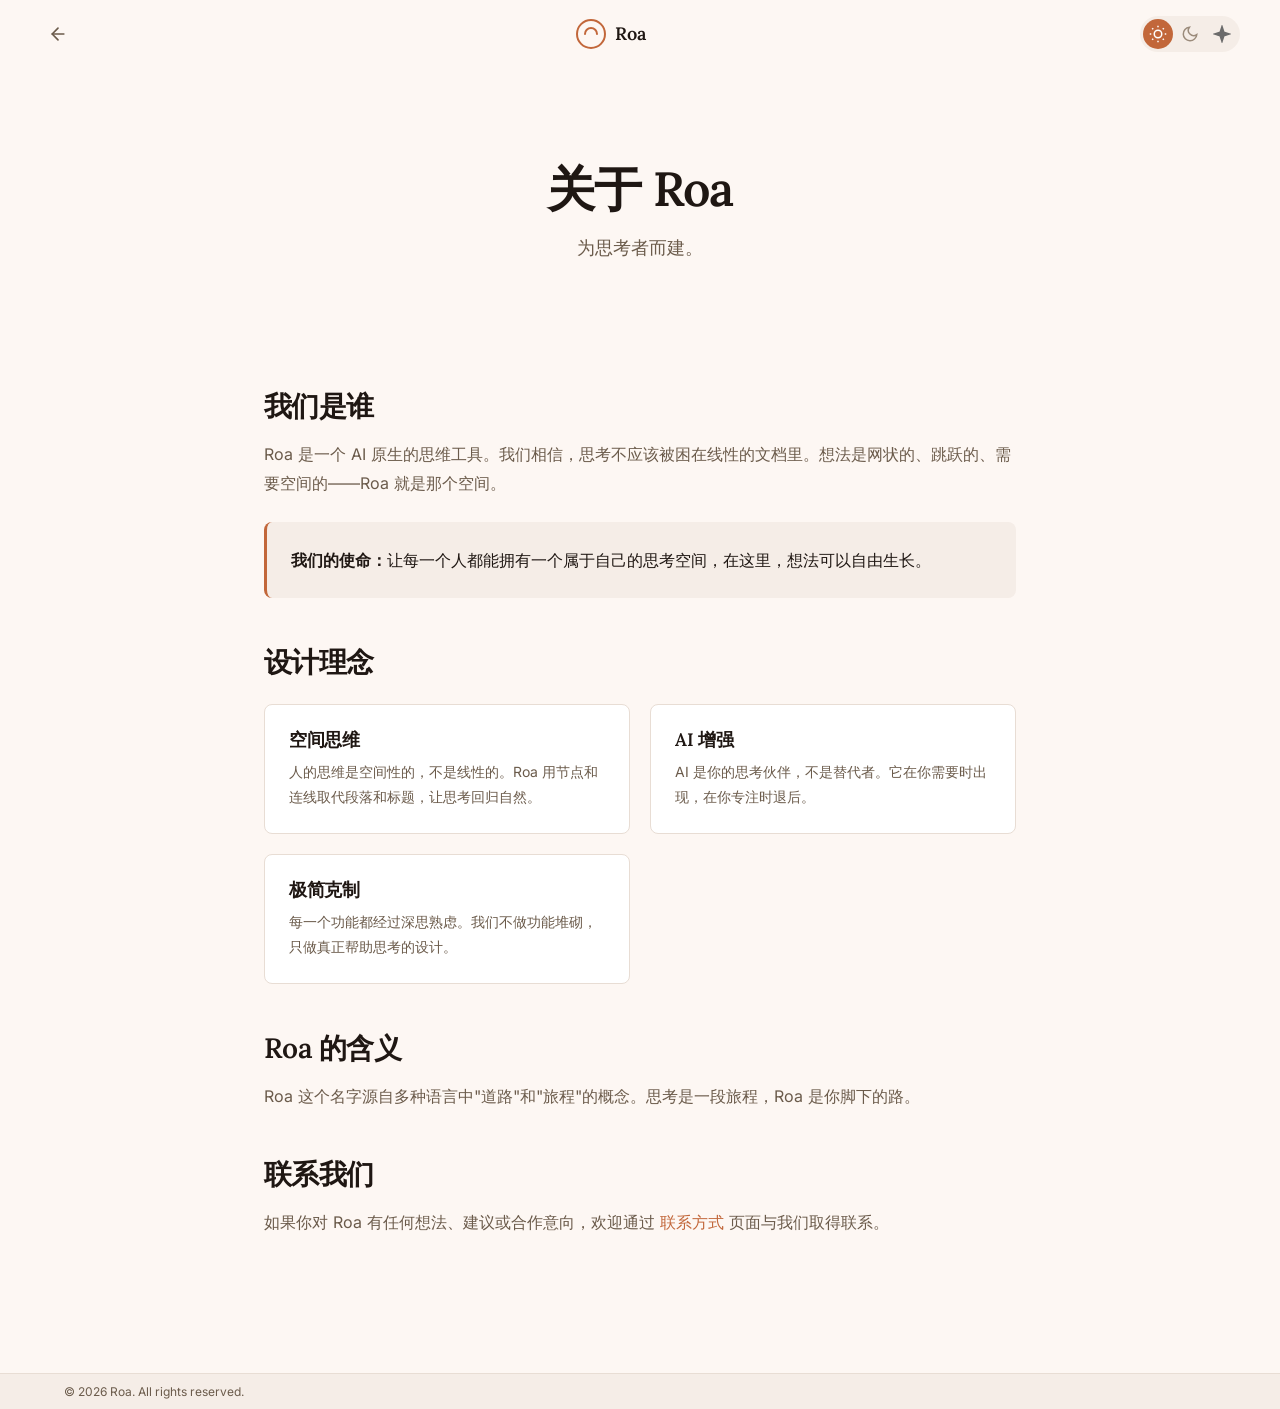
<file: about.html>
<!DOCTYPE html>
<html lang="zh" data-theme="light">
<head>
  <meta charset="UTF-8">
  <meta name="viewport" content="width=device-width, initial-scale=1.0">
  <title>关于 Roa - Roa</title>
  <link rel="icon" type="image/svg+xml" href="assets/favicon.svg">
  <link rel="stylesheet" href="assets/fonts/fonts.css">
  <link rel="stylesheet" href="style.css">
  <style>
    .page-hero { padding: 160px 0 80px; text-align: center; }
    .page-hero h1 { font-size: 48px; margin-bottom: 16px; }
    .page-hero .subtitle { font-size: 18px; color: var(--color-text-muted); max-width: 600px; margin: 0 auto; }
    .page-content { max-width: 800px; margin: 0 auto; padding: 0 24px 120px; }
    .page-content h2 { font-size: 28px; margin: 48px 0 16px; color: var(--color-text); }
    .page-content h3 { font-size: 20px; margin: 32px 0 12px; color: var(--color-text); }
    .page-content p { font-size: 16px; line-height: 1.8; color: var(--color-text-muted); margin-bottom: 16px; }
    .page-content ul, .page-content ol { padding-left: 24px; margin-bottom: 16px; }
    .page-content li { font-size: 16px; line-height: 1.8; color: var(--color-text-muted); margin-bottom: 8px; }
    .page-content .highlight { background: var(--color-bg-elevated); border-radius: 8px; padding: 24px; margin: 24px 0; border-left: 3px solid var(--color-primary); }
    .page-content .highlight p { margin: 0; color: var(--color-text); }
    .page-content .card-grid { display: grid; grid-template-columns: repeat(auto-fit, minmax(280px, 1fr)); gap: 20px; margin: 24px 0; }
    .page-content .info-card { background: var(--color-bg-card); border: 1px solid var(--color-border); border-radius: 8px; padding: 24px; }
    .page-content .info-card h4 { font-size: 18px; margin-bottom: 8px; color: var(--color-text); }
    .page-content .info-card p { font-size: 14px; margin: 0; }
    .page-content a { color: var(--color-primary); }
    .page-content .back-link { display: inline-flex; align-items: center; gap: 6px; margin-bottom: 40px; color: var(--color-primary); font-size: 14px; }
    .page-content .back-link:hover { color: var(--color-primary-hover); }
    .changelog-item { border-bottom: 1px solid var(--color-border); padding: 24px 0; }
    .changelog-item .date { font-size: 13px; color: var(--color-primary); font-weight: 500; margin-bottom: 8px; }
    .changelog-item h3 { margin: 0 0 8px; font-size: 20px; }
    .changelog-item .tag { display: inline-block; font-size: 12px; padding: 2px 10px; border-radius: 999px; background: var(--color-bg-elevated); color: var(--color-text-muted); margin-bottom: 8px; }
    .contact-grid { display: grid; grid-template-columns: repeat(auto-fit, minmax(240px, 1fr)); gap: 20px; margin: 24px 0; }
    .contact-card { background: var(--color-bg-card); border: 1px solid var(--color-border); border-radius: 8px; padding: 32px; text-align: center; }
    .contact-card .icon { font-size: 32px; margin-bottom: 12px; }
    .contact-card h4 { margin-bottom: 8px; }
    .contact-card p { font-size: 14px; color: var(--color-text-muted); }
    .contact-card a { color: var(--color-primary); font-weight: 500; }
  </style>
</head>
<body>
  <nav id="navbar" class="navbar" role="navigation">
    <div class="nav-content">
      <a href="javascript:history.back()" class="nav-back" title="返回上一页" aria-label="Go back">
        <svg width="20" height="20" viewBox="0 0 24 24" fill="none" stroke="currentColor" stroke-width="2" stroke-linecap="round" stroke-linejoin="round"><path d="M19 12H5"/><polyline points="12 19 5 12 12 5"/></svg>
      </a>
      <a href="." class="nav-logo">
        <svg width="32" height="32" viewBox="0 0 32 32" fill="none"><circle cx="16" cy="16" r="14" stroke="currentColor" stroke-width="2"/><path d="M10 16C10 12.6863 12.6863 10 16 10C19.3137 10 22 12.6863 22 16" stroke="currentColor" stroke-width="2" stroke-linecap="round"/></svg>
        <span>Roa</span>
      </a>
      <div class="nav-controls">
        <div class="theme-switcher" role="group">
          <button class="theme-btn active" data-theme="light" title="Light"><svg width="18" height="18" viewBox="0 0 24 24" fill="none" stroke="currentColor" stroke-width="2"><circle cx="12" cy="12" r="5"/><line x1="12" y1="1" x2="12" y2="3"/><line x1="12" y1="21" x2="12" y2="23"/><line x1="4.22" y1="4.22" x2="5.64" y2="5.64"/><line x1="18.36" y1="18.36" x2="19.78" y2="19.78"/><line x1="1" y1="12" x2="3" y2="12"/><line x1="21" y1="12" x2="23" y2="12"/><line x1="4.22" y1="19.78" x2="5.64" y2="18.36"/><line x1="18.36" y1="5.64" x2="19.78" y2="4.22"/></svg></button>
          <button class="theme-btn" data-theme="dark" title="Dark"><svg width="18" height="18" viewBox="0 0 24 24" fill="none" stroke="currentColor" stroke-width="2"><path d="M21 12.79A9 9 0 1 1 11.21 3 7 7 0 0 0 21 12.79z"/></svg></button>
          <button class="theme-btn" data-theme="random" title="Random"><svg width="18" height="18" viewBox="0 0 24 24" fill="none" stroke="currentColor" stroke-width="2"><path d="M12 2L14.5 9.5L22 12L14.5 14.5L12 22L9.5 14.5L2 12L9.5 9.5Z" fill="currentColor"/></svg></button>
        </div>
      </div>
    </div>
  </nav>
  <main>
    
  <div class="page-hero">
    <h1>关于 Roa</h1>
    <p class="subtitle">为思考者而建。</p>
  </div>
  <div class="page-content">
    <h2>我们是谁</h2>
    <p>Roa 是一个 AI 原生的思维工具。我们相信，思考不应该被困在线性的文档里。想法是网状的、跳跃的、需要空间的——Roa 就是那个空间。</p>
    <div class="highlight">
      <p><strong>我们的使命：</strong>让每一个人都能拥有一个属于自己的思考空间，在这里，想法可以自由生长。</p>
    </div>
    <h2>设计理念</h2>
    <div class="card-grid">
      <div class="info-card">
        <h4>空间思维</h4>
        <p>人的思维是空间性的，不是线性的。Roa 用节点和连线取代段落和标题，让思考回归自然。</p>
      </div>
      <div class="info-card">
        <h4>AI 增强</h4>
        <p>AI 是你的思考伙伴，不是替代者。它在你需要时出现，在你专注时退后。</p>
      </div>
      <div class="info-card">
        <h4>极简克制</h4>
        <p>每一个功能都经过深思熟虑。我们不做功能堆砌，只做真正帮助思考的设计。</p>
      </div>
    </div>
    <h2>Roa 的含义</h2>
    <p>Roa 这个名字源自多种语言中"道路"和"旅程"的概念。思考是一段旅程，Roa 是你脚下的路。</p>
    <h2>联系我们</h2>
    <p>如果你对 Roa 有任何想法、建议或合作意向，欢迎通过 <a href="contact.html">联系方式</a> 页面与我们取得联系。</p>
  </div>

  </main>
  <footer class="footer">
    <div class="container">
      <div class="footer-bottom">
        <p class="footer-copyright">&copy; 2026 Roa. All rights reserved.</p>
      </div>
    </div>
  </footer>
  <script src="scripts/theme.js" defer></script>
</body>
</html>
</file>
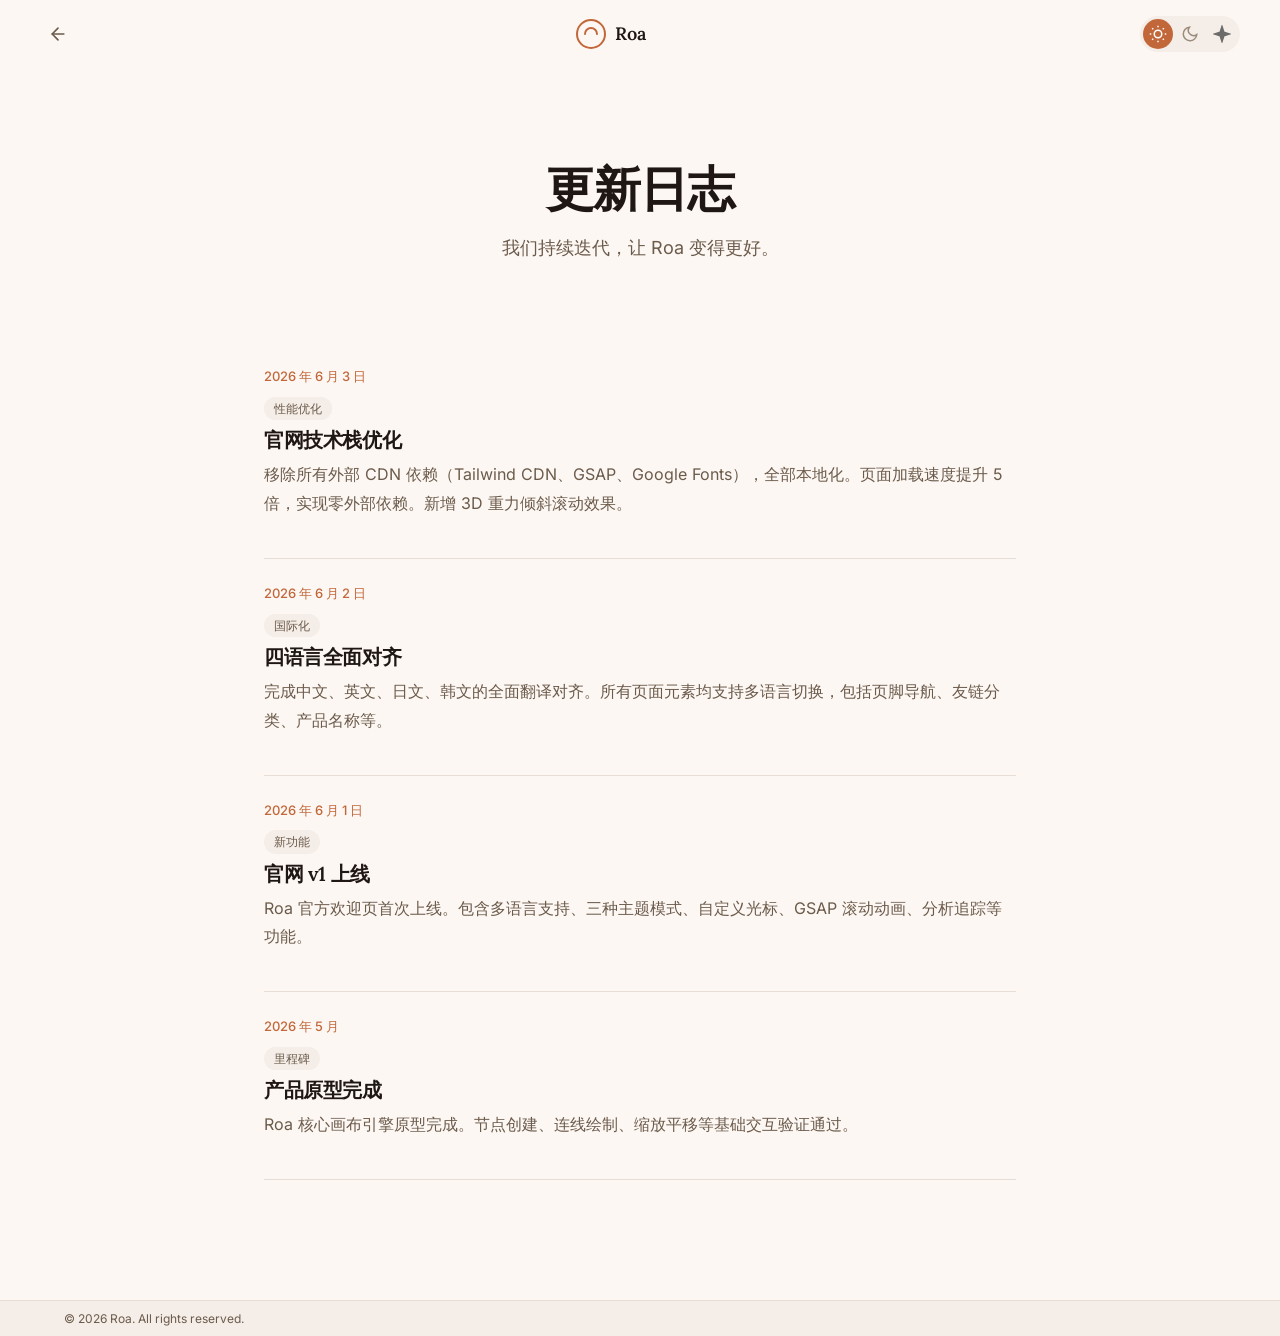
<file: changelog.html>
<!DOCTYPE html>
<html lang="zh" data-theme="light">
<head>
  <meta charset="UTF-8">
  <meta name="viewport" content="width=device-width, initial-scale=1.0">
  <title>更新日志 - Roa</title>
  <link rel="icon" type="image/svg+xml" href="assets/favicon.svg">
  <link rel="stylesheet" href="assets/fonts/fonts.css">
  <link rel="stylesheet" href="style.css">
  <style>
    .page-hero { padding: 160px 0 80px; text-align: center; }
    .page-hero h1 { font-size: 48px; margin-bottom: 16px; }
    .page-hero .subtitle { font-size: 18px; color: var(--color-text-muted); max-width: 600px; margin: 0 auto; }
    .page-content { max-width: 800px; margin: 0 auto; padding: 0 24px 120px; }
    .page-content h2 { font-size: 28px; margin: 48px 0 16px; color: var(--color-text); }
    .page-content h3 { font-size: 20px; margin: 32px 0 12px; color: var(--color-text); }
    .page-content p { font-size: 16px; line-height: 1.8; color: var(--color-text-muted); margin-bottom: 16px; }
    .page-content ul, .page-content ol { padding-left: 24px; margin-bottom: 16px; }
    .page-content li { font-size: 16px; line-height: 1.8; color: var(--color-text-muted); margin-bottom: 8px; }
    .page-content .highlight { background: var(--color-bg-elevated); border-radius: 8px; padding: 24px; margin: 24px 0; border-left: 3px solid var(--color-primary); }
    .page-content .highlight p { margin: 0; color: var(--color-text); }
    .page-content .card-grid { display: grid; grid-template-columns: repeat(auto-fit, minmax(280px, 1fr)); gap: 20px; margin: 24px 0; }
    .page-content .info-card { background: var(--color-bg-card); border: 1px solid var(--color-border); border-radius: 8px; padding: 24px; }
    .page-content .info-card h4 { font-size: 18px; margin-bottom: 8px; color: var(--color-text); }
    .page-content .info-card p { font-size: 14px; margin: 0; }
    .page-content a { color: var(--color-primary); }
    .page-content .back-link { display: inline-flex; align-items: center; gap: 6px; margin-bottom: 40px; color: var(--color-primary); font-size: 14px; }
    .page-content .back-link:hover { color: var(--color-primary-hover); }
    .changelog-item { border-bottom: 1px solid var(--color-border); padding: 24px 0; }
    .changelog-item .date { font-size: 13px; color: var(--color-primary); font-weight: 500; margin-bottom: 8px; }
    .changelog-item h3 { margin: 0 0 8px; font-size: 20px; }
    .changelog-item .tag { display: inline-block; font-size: 12px; padding: 2px 10px; border-radius: 999px; background: var(--color-bg-elevated); color: var(--color-text-muted); margin-bottom: 8px; }
    .contact-grid { display: grid; grid-template-columns: repeat(auto-fit, minmax(240px, 1fr)); gap: 20px; margin: 24px 0; }
    .contact-card { background: var(--color-bg-card); border: 1px solid var(--color-border); border-radius: 8px; padding: 32px; text-align: center; }
    .contact-card .icon { font-size: 32px; margin-bottom: 12px; }
    .contact-card h4 { margin-bottom: 8px; }
    .contact-card p { font-size: 14px; color: var(--color-text-muted); }
    .contact-card a { color: var(--color-primary); font-weight: 500; }
  </style>
</head>
<body>
  <nav id="navbar" class="navbar" role="navigation">
    <div class="nav-content">
      <a href="javascript:history.back()" class="nav-back" title="返回上一页" aria-label="Go back">
        <svg width="20" height="20" viewBox="0 0 24 24" fill="none" stroke="currentColor" stroke-width="2" stroke-linecap="round" stroke-linejoin="round"><path d="M19 12H5"/><polyline points="12 19 5 12 12 5"/></svg>
      </a>
      <a href="." class="nav-logo">
        <svg width="32" height="32" viewBox="0 0 32 32" fill="none"><circle cx="16" cy="16" r="14" stroke="currentColor" stroke-width="2"/><path d="M10 16C10 12.6863 12.6863 10 16 10C19.3137 10 22 12.6863 22 16" stroke="currentColor" stroke-width="2" stroke-linecap="round"/></svg>
        <span>Roa</span>
      </a>
      <div class="nav-controls">
        <div class="theme-switcher" role="group">
          <button class="theme-btn active" data-theme="light" title="Light"><svg width="18" height="18" viewBox="0 0 24 24" fill="none" stroke="currentColor" stroke-width="2"><circle cx="12" cy="12" r="5"/><line x1="12" y1="1" x2="12" y2="3"/><line x1="12" y1="21" x2="12" y2="23"/><line x1="4.22" y1="4.22" x2="5.64" y2="5.64"/><line x1="18.36" y1="18.36" x2="19.78" y2="19.78"/><line x1="1" y1="12" x2="3" y2="12"/><line x1="21" y1="12" x2="23" y2="12"/><line x1="4.22" y1="19.78" x2="5.64" y2="18.36"/><line x1="18.36" y1="5.64" x2="19.78" y2="4.22"/></svg></button>
          <button class="theme-btn" data-theme="dark" title="Dark"><svg width="18" height="18" viewBox="0 0 24 24" fill="none" stroke="currentColor" stroke-width="2"><path d="M21 12.79A9 9 0 1 1 11.21 3 7 7 0 0 0 21 12.79z"/></svg></button>
          <button class="theme-btn" data-theme="random" title="Random"><svg width="18" height="18" viewBox="0 0 24 24" fill="none" stroke="currentColor" stroke-width="2"><path d="M12 2L14.5 9.5L22 12L14.5 14.5L12 22L9.5 14.5L2 12L9.5 9.5Z" fill="currentColor"/></svg></button>
        </div>
      </div>
    </div>
  </nav>
  <main>
    
  <div class="page-hero">
    <h1>更新日志</h1>
    <p class="subtitle">我们持续迭代，让 Roa 变得更好。</p>
  </div>
  <div class="page-content">
    <div class="changelog-item">
      <div class="date">2026 年 6 月 3 日</div>
      <span class="tag">性能优化</span>
      <h3>官网技术栈优化</h3>
      <p>移除所有外部 CDN 依赖（Tailwind CDN、GSAP、Google Fonts），全部本地化。页面加载速度提升 5 倍，实现零外部依赖。新增 3D 重力倾斜滚动效果。</p>
    </div>
    <div class="changelog-item">
      <div class="date">2026 年 6 月 2 日</div>
      <span class="tag">国际化</span>
      <h3>四语言全面对齐</h3>
      <p>完成中文、英文、日文、韩文的全面翻译对齐。所有页面元素均支持多语言切换，包括页脚导航、友链分类、产品名称等。</p>
    </div>
    <div class="changelog-item">
      <div class="date">2026 年 6 月 1 日</div>
      <span class="tag">新功能</span>
      <h3>官网 v1 上线</h3>
      <p>Roa 官方欢迎页首次上线。包含多语言支持、三种主题模式、自定义光标、GSAP 滚动动画、分析追踪等功能。</p>
    </div>
    <div class="changelog-item">
      <div class="date">2026 年 5 月</div>
      <span class="tag">里程碑</span>
      <h3>产品原型完成</h3>
      <p>Roa 核心画布引擎原型完成。节点创建、连线绘制、缩放平移等基础交互验证通过。</p>
    </div>
  </div>

  </main>
  <footer class="footer">
    <div class="container">
      <div class="footer-bottom">
        <p class="footer-copyright">&copy; 2026 Roa. All rights reserved.</p>
      </div>
    </div>
  </footer>
  <script src="scripts/theme.js" defer></script>
</body>
</html>
</file>
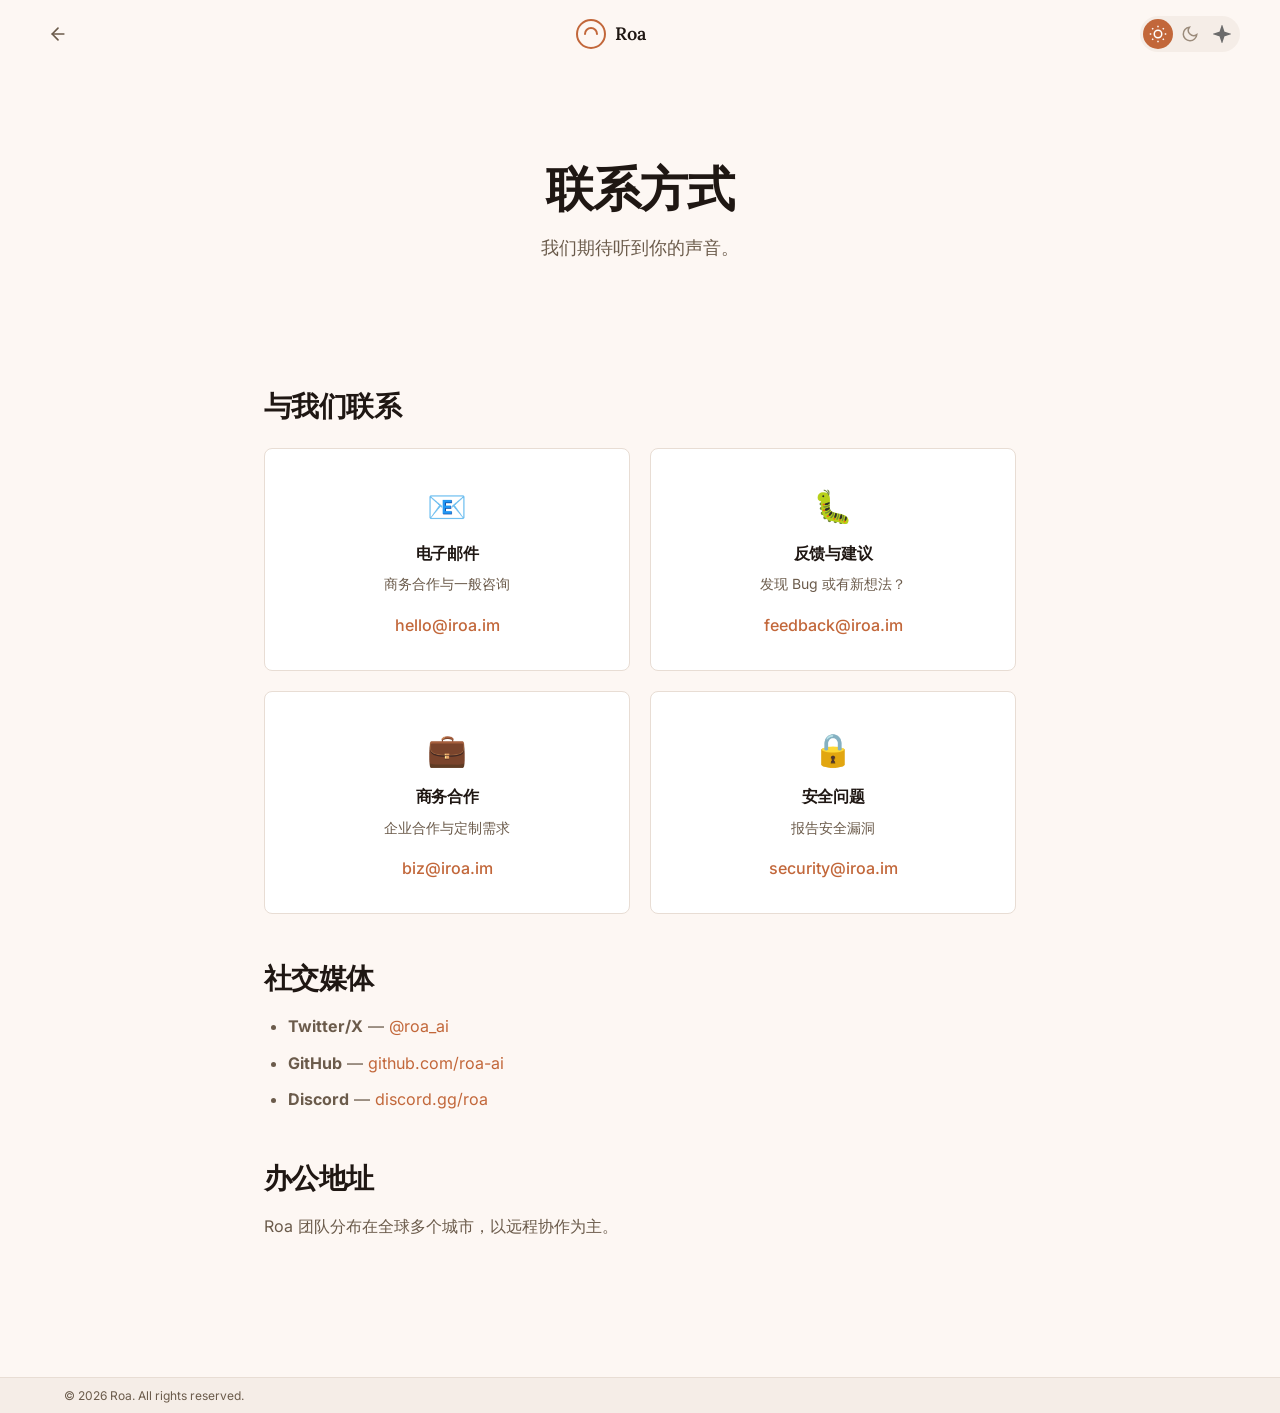
<file: contact.html>
<!DOCTYPE html>
<html lang="zh" data-theme="light">
<head>
  <meta charset="UTF-8">
  <meta name="viewport" content="width=device-width, initial-scale=1.0">
  <title>联系方式 - Roa</title>
  <link rel="icon" type="image/svg+xml" href="assets/favicon.svg">
  <link rel="stylesheet" href="assets/fonts/fonts.css">
  <link rel="stylesheet" href="style.css">
  <style>
    .page-hero { padding: 160px 0 80px; text-align: center; }
    .page-hero h1 { font-size: 48px; margin-bottom: 16px; }
    .page-hero .subtitle { font-size: 18px; color: var(--color-text-muted); max-width: 600px; margin: 0 auto; }
    .page-content { max-width: 800px; margin: 0 auto; padding: 0 24px 120px; }
    .page-content h2 { font-size: 28px; margin: 48px 0 16px; color: var(--color-text); }
    .page-content h3 { font-size: 20px; margin: 32px 0 12px; color: var(--color-text); }
    .page-content p { font-size: 16px; line-height: 1.8; color: var(--color-text-muted); margin-bottom: 16px; }
    .page-content ul, .page-content ol { padding-left: 24px; margin-bottom: 16px; }
    .page-content li { font-size: 16px; line-height: 1.8; color: var(--color-text-muted); margin-bottom: 8px; }
    .page-content .highlight { background: var(--color-bg-elevated); border-radius: 8px; padding: 24px; margin: 24px 0; border-left: 3px solid var(--color-primary); }
    .page-content .highlight p { margin: 0; color: var(--color-text); }
    .page-content .card-grid { display: grid; grid-template-columns: repeat(auto-fit, minmax(280px, 1fr)); gap: 20px; margin: 24px 0; }
    .page-content .info-card { background: var(--color-bg-card); border: 1px solid var(--color-border); border-radius: 8px; padding: 24px; }
    .page-content .info-card h4 { font-size: 18px; margin-bottom: 8px; color: var(--color-text); }
    .page-content .info-card p { font-size: 14px; margin: 0; }
    .page-content a { color: var(--color-primary); }
    .page-content .back-link { display: inline-flex; align-items: center; gap: 6px; margin-bottom: 40px; color: var(--color-primary); font-size: 14px; }
    .page-content .back-link:hover { color: var(--color-primary-hover); }
    .changelog-item { border-bottom: 1px solid var(--color-border); padding: 24px 0; }
    .changelog-item .date { font-size: 13px; color: var(--color-primary); font-weight: 500; margin-bottom: 8px; }
    .changelog-item h3 { margin: 0 0 8px; font-size: 20px; }
    .changelog-item .tag { display: inline-block; font-size: 12px; padding: 2px 10px; border-radius: 999px; background: var(--color-bg-elevated); color: var(--color-text-muted); margin-bottom: 8px; }
    .contact-grid { display: grid; grid-template-columns: repeat(auto-fit, minmax(240px, 1fr)); gap: 20px; margin: 24px 0; }
    .contact-card { background: var(--color-bg-card); border: 1px solid var(--color-border); border-radius: 8px; padding: 32px; text-align: center; }
    .contact-card .icon { font-size: 32px; margin-bottom: 12px; }
    .contact-card h4 { margin-bottom: 8px; }
    .contact-card p { font-size: 14px; color: var(--color-text-muted); }
    .contact-card a { color: var(--color-primary); font-weight: 500; }
  </style>
</head>
<body>
  <nav id="navbar" class="navbar" role="navigation">
    <div class="nav-content">
      <a href="javascript:history.back()" class="nav-back" title="返回上一页" aria-label="Go back">
        <svg width="20" height="20" viewBox="0 0 24 24" fill="none" stroke="currentColor" stroke-width="2" stroke-linecap="round" stroke-linejoin="round"><path d="M19 12H5"/><polyline points="12 19 5 12 12 5"/></svg>
      </a>
      <a href="." class="nav-logo">
        <svg width="32" height="32" viewBox="0 0 32 32" fill="none"><circle cx="16" cy="16" r="14" stroke="currentColor" stroke-width="2"/><path d="M10 16C10 12.6863 12.6863 10 16 10C19.3137 10 22 12.6863 22 16" stroke="currentColor" stroke-width="2" stroke-linecap="round"/></svg>
        <span>Roa</span>
      </a>
      <div class="nav-controls">
        <div class="theme-switcher" role="group">
          <button class="theme-btn active" data-theme="light" title="Light"><svg width="18" height="18" viewBox="0 0 24 24" fill="none" stroke="currentColor" stroke-width="2"><circle cx="12" cy="12" r="5"/><line x1="12" y1="1" x2="12" y2="3"/><line x1="12" y1="21" x2="12" y2="23"/><line x1="4.22" y1="4.22" x2="5.64" y2="5.64"/><line x1="18.36" y1="18.36" x2="19.78" y2="19.78"/><line x1="1" y1="12" x2="3" y2="12"/><line x1="21" y1="12" x2="23" y2="12"/><line x1="4.22" y1="19.78" x2="5.64" y2="18.36"/><line x1="18.36" y1="5.64" x2="19.78" y2="4.22"/></svg></button>
          <button class="theme-btn" data-theme="dark" title="Dark"><svg width="18" height="18" viewBox="0 0 24 24" fill="none" stroke="currentColor" stroke-width="2"><path d="M21 12.79A9 9 0 1 1 11.21 3 7 7 0 0 0 21 12.79z"/></svg></button>
          <button class="theme-btn" data-theme="random" title="Random"><svg width="18" height="18" viewBox="0 0 24 24" fill="none" stroke="currentColor" stroke-width="2"><path d="M12 2L14.5 9.5L22 12L14.5 14.5L12 22L9.5 14.5L2 12L9.5 9.5Z" fill="currentColor"/></svg></button>
        </div>
      </div>
    </div>
  </nav>
  <main>
    
  <div class="page-hero">
    <h1>联系方式</h1>
    <p class="subtitle">我们期待听到你的声音。</p>
  </div>
  <div class="page-content">
    <h2>与我们联系</h2>
    <div class="contact-grid">
      <div class="contact-card">
        <div class="icon">📧</div>
        <h4>电子邮件</h4>
        <p>商务合作与一般咨询</p>
        <a href="mailto:hello@iroa.im">hello@iroa.im</a>
      </div>
      <div class="contact-card">
        <div class="icon">🐛</div>
        <h4>反馈与建议</h4>
        <p>发现 Bug 或有新想法？</p>
        <a href="mailto:feedback@iroa.im">feedback@iroa.im</a>
      </div>
      <div class="contact-card">
        <div class="icon">💼</div>
        <h4>商务合作</h4>
        <p>企业合作与定制需求</p>
        <a href="mailto:biz@iroa.im">biz@iroa.im</a>
      </div>
      <div class="contact-card">
        <div class="icon">🔒</div>
        <h4>安全问题</h4>
        <p>报告安全漏洞</p>
        <a href="mailto:security@iroa.im">security@iroa.im</a>
      </div>
    </div>
    <h2>社交媒体</h2>
    <ul>
      <li><strong>Twitter/X</strong> — <a href="https://x.com/roa_ai">@roa_ai</a></li>
      <li><strong>GitHub</strong> — <a href="https://github.com/roa-ai">github.com/roa-ai</a></li>
      <li><strong>Discord</strong> — <a href="https://discord.gg/roa">discord.gg/roa</a></li>
    </ul>
    <h2>办公地址</h2>
    <p>Roa 团队分布在全球多个城市，以远程协作为主。</p>
  </div>

  </main>
  <footer class="footer">
    <div class="container">
      <div class="footer-bottom">
        <p class="footer-copyright">&copy; 2026 Roa. All rights reserved.</p>
      </div>
    </div>
  </footer>
  <script src="scripts/theme.js" defer></script>
</body>
</html>
</file>
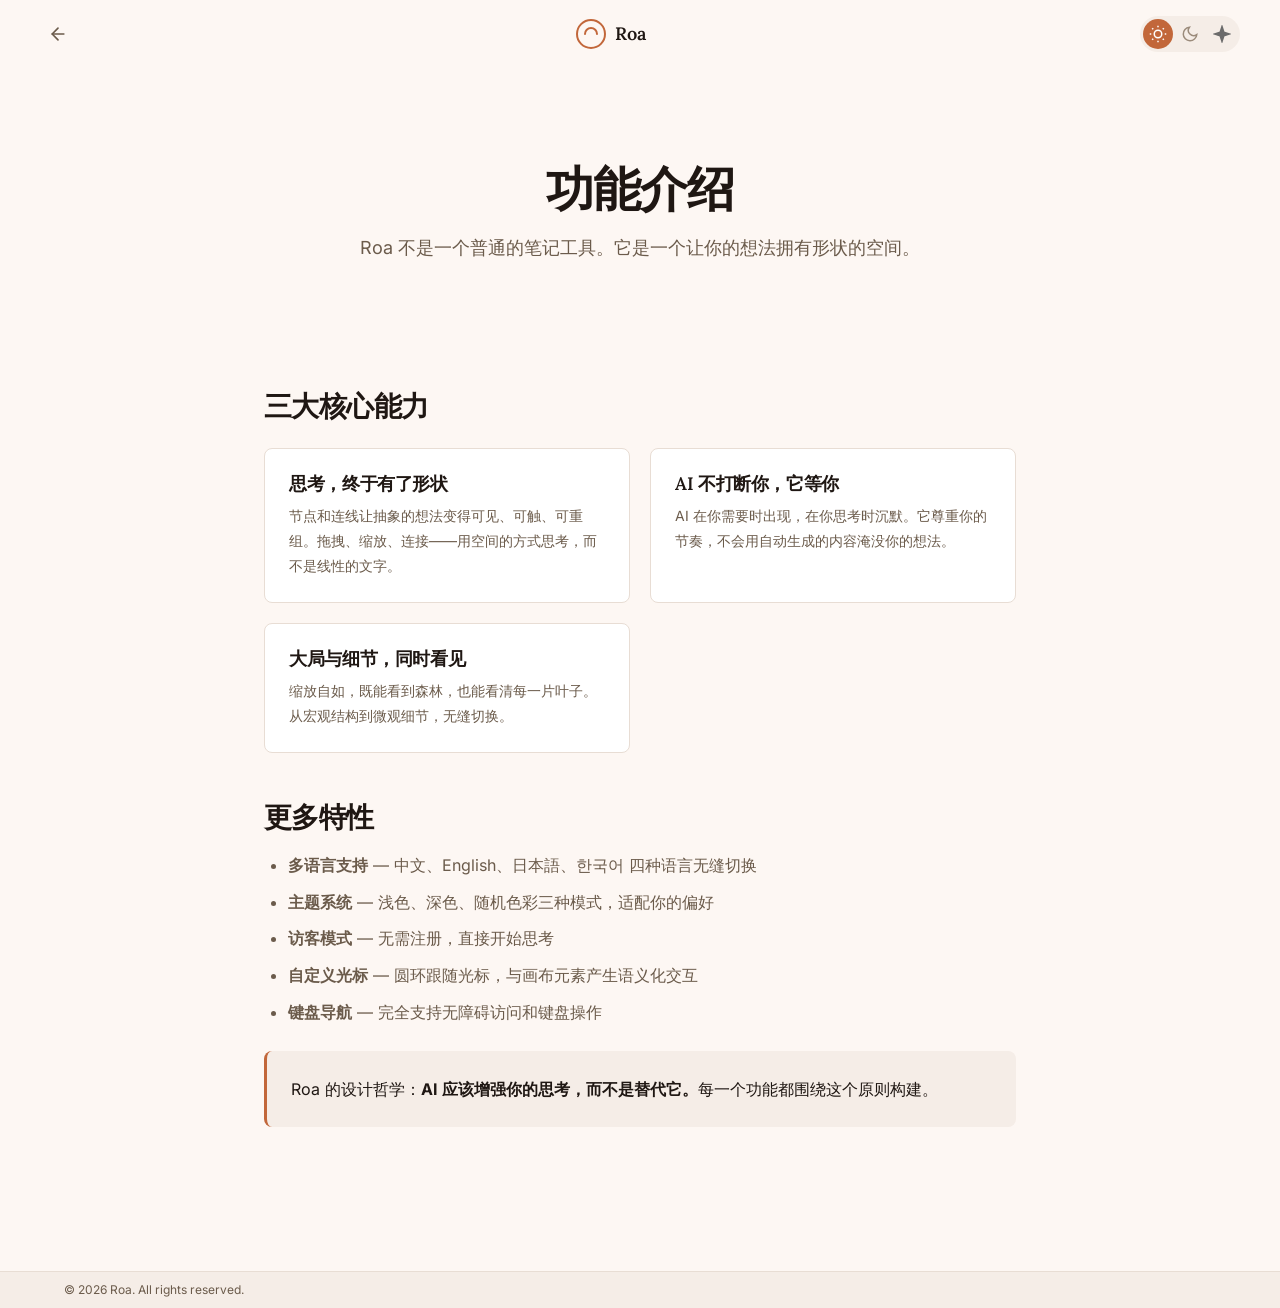
<file: features.html>
<!DOCTYPE html>
<html lang="zh" data-theme="light">
<head>
  <meta charset="UTF-8">
  <meta name="viewport" content="width=device-width, initial-scale=1.0">
  <title>功能介绍 - Roa</title>
  <link rel="icon" type="image/svg+xml" href="assets/favicon.svg">
  <link rel="stylesheet" href="assets/fonts/fonts.css">
  <link rel="stylesheet" href="style.css">
  <style>
    .page-hero { padding: 160px 0 80px; text-align: center; }
    .page-hero h1 { font-size: 48px; margin-bottom: 16px; }
    .page-hero .subtitle { font-size: 18px; color: var(--color-text-muted); max-width: 600px; margin: 0 auto; }
    .page-content { max-width: 800px; margin: 0 auto; padding: 0 24px 120px; }
    .page-content h2 { font-size: 28px; margin: 48px 0 16px; color: var(--color-text); }
    .page-content h3 { font-size: 20px; margin: 32px 0 12px; color: var(--color-text); }
    .page-content p { font-size: 16px; line-height: 1.8; color: var(--color-text-muted); margin-bottom: 16px; }
    .page-content ul, .page-content ol { padding-left: 24px; margin-bottom: 16px; }
    .page-content li { font-size: 16px; line-height: 1.8; color: var(--color-text-muted); margin-bottom: 8px; }
    .page-content .highlight { background: var(--color-bg-elevated); border-radius: 8px; padding: 24px; margin: 24px 0; border-left: 3px solid var(--color-primary); }
    .page-content .highlight p { margin: 0; color: var(--color-text); }
    .page-content .card-grid { display: grid; grid-template-columns: repeat(auto-fit, minmax(280px, 1fr)); gap: 20px; margin: 24px 0; }
    .page-content .info-card { background: var(--color-bg-card); border: 1px solid var(--color-border); border-radius: 8px; padding: 24px; }
    .page-content .info-card h4 { font-size: 18px; margin-bottom: 8px; color: var(--color-text); }
    .page-content .info-card p { font-size: 14px; margin: 0; }
    .page-content a { color: var(--color-primary); }
    .page-content .back-link { display: inline-flex; align-items: center; gap: 6px; margin-bottom: 40px; color: var(--color-primary); font-size: 14px; }
    .page-content .back-link:hover { color: var(--color-primary-hover); }
    .changelog-item { border-bottom: 1px solid var(--color-border); padding: 24px 0; }
    .changelog-item .date { font-size: 13px; color: var(--color-primary); font-weight: 500; margin-bottom: 8px; }
    .changelog-item h3 { margin: 0 0 8px; font-size: 20px; }
    .changelog-item .tag { display: inline-block; font-size: 12px; padding: 2px 10px; border-radius: 999px; background: var(--color-bg-elevated); color: var(--color-text-muted); margin-bottom: 8px; }
    .contact-grid { display: grid; grid-template-columns: repeat(auto-fit, minmax(240px, 1fr)); gap: 20px; margin: 24px 0; }
    .contact-card { background: var(--color-bg-card); border: 1px solid var(--color-border); border-radius: 8px; padding: 32px; text-align: center; }
    .contact-card .icon { font-size: 32px; margin-bottom: 12px; }
    .contact-card h4 { margin-bottom: 8px; }
    .contact-card p { font-size: 14px; color: var(--color-text-muted); }
    .contact-card a { color: var(--color-primary); font-weight: 500; }
  </style>
</head>
<body>
  <nav id="navbar" class="navbar" role="navigation">
    <div class="nav-content">
      <a href="javascript:history.back()" class="nav-back" title="返回上一页" aria-label="Go back">
        <svg width="20" height="20" viewBox="0 0 24 24" fill="none" stroke="currentColor" stroke-width="2" stroke-linecap="round" stroke-linejoin="round"><path d="M19 12H5"/><polyline points="12 19 5 12 12 5"/></svg>
      </a>
      <a href="." class="nav-logo">
        <svg width="32" height="32" viewBox="0 0 32 32" fill="none"><circle cx="16" cy="16" r="14" stroke="currentColor" stroke-width="2"/><path d="M10 16C10 12.6863 12.6863 10 16 10C19.3137 10 22 12.6863 22 16" stroke="currentColor" stroke-width="2" stroke-linecap="round"/></svg>
        <span>Roa</span>
      </a>
      <div class="nav-controls">
        <div class="theme-switcher" role="group">
          <button class="theme-btn active" data-theme="light" title="Light"><svg width="18" height="18" viewBox="0 0 24 24" fill="none" stroke="currentColor" stroke-width="2"><circle cx="12" cy="12" r="5"/><line x1="12" y1="1" x2="12" y2="3"/><line x1="12" y1="21" x2="12" y2="23"/><line x1="4.22" y1="4.22" x2="5.64" y2="5.64"/><line x1="18.36" y1="18.36" x2="19.78" y2="19.78"/><line x1="1" y1="12" x2="3" y2="12"/><line x1="21" y1="12" x2="23" y2="12"/><line x1="4.22" y1="19.78" x2="5.64" y2="18.36"/><line x1="18.36" y1="5.64" x2="19.78" y2="4.22"/></svg></button>
          <button class="theme-btn" data-theme="dark" title="Dark"><svg width="18" height="18" viewBox="0 0 24 24" fill="none" stroke="currentColor" stroke-width="2"><path d="M21 12.79A9 9 0 1 1 11.21 3 7 7 0 0 0 21 12.79z"/></svg></button>
          <button class="theme-btn" data-theme="random" title="Random"><svg width="18" height="18" viewBox="0 0 24 24" fill="none" stroke="currentColor" stroke-width="2"><path d="M12 2L14.5 9.5L22 12L14.5 14.5L12 22L9.5 14.5L2 12L9.5 9.5Z" fill="currentColor"/></svg></button>
        </div>
      </div>
    </div>
  </nav>
  <main>
    
  <div class="page-hero">
    <h1>功能介绍</h1>
    <p class="subtitle">Roa 不是一个普通的笔记工具。它是一个让你的想法拥有形状的空间。</p>
  </div>
  <div class="page-content">
    <h2>三大核心能力</h2>
    <div class="card-grid">
      <div class="info-card">
        <h4>思考，终于有了形状</h4>
        <p>节点和连线让抽象的想法变得可见、可触、可重组。拖拽、缩放、连接——用空间的方式思考，而不是线性的文字。</p>
      </div>
      <div class="info-card">
        <h4>AI 不打断你，它等你</h4>
        <p>AI 在你需要时出现，在你思考时沉默。它尊重你的节奏，不会用自动生成的内容淹没你的想法。</p>
      </div>
      <div class="info-card">
        <h4>大局与细节，同时看见</h4>
        <p>缩放自如，既能看到森林，也能看清每一片叶子。从宏观结构到微观细节，无缝切换。</p>
      </div>
    </div>
    <h2>更多特性</h2>
    <ul>
      <li><strong>多语言支持</strong> — 中文、English、日本語、한국어 四种语言无缝切换</li>
      <li><strong>主题系统</strong> — 浅色、深色、随机色彩三种模式，适配你的偏好</li>
      <li><strong>访客模式</strong> — 无需注册，直接开始思考</li>
      <li><strong>自定义光标</strong> — 圆环跟随光标，与画布元素产生语义化交互</li>
      <li><strong>键盘导航</strong> — 完全支持无障碍访问和键盘操作</li>
    </ul>
    <div class="highlight">
      <p>Roa 的设计哲学：<strong>AI 应该增强你的思考，而不是替代它。</strong>每一个功能都围绕这个原则构建。</p>
    </div>
  </div>

  </main>
  <footer class="footer">
    <div class="container">
      <div class="footer-bottom">
        <p class="footer-copyright">&copy; 2026 Roa. All rights reserved.</p>
      </div>
    </div>
  </footer>
  <script src="scripts/theme.js" defer></script>
</body>
</html>
</file>
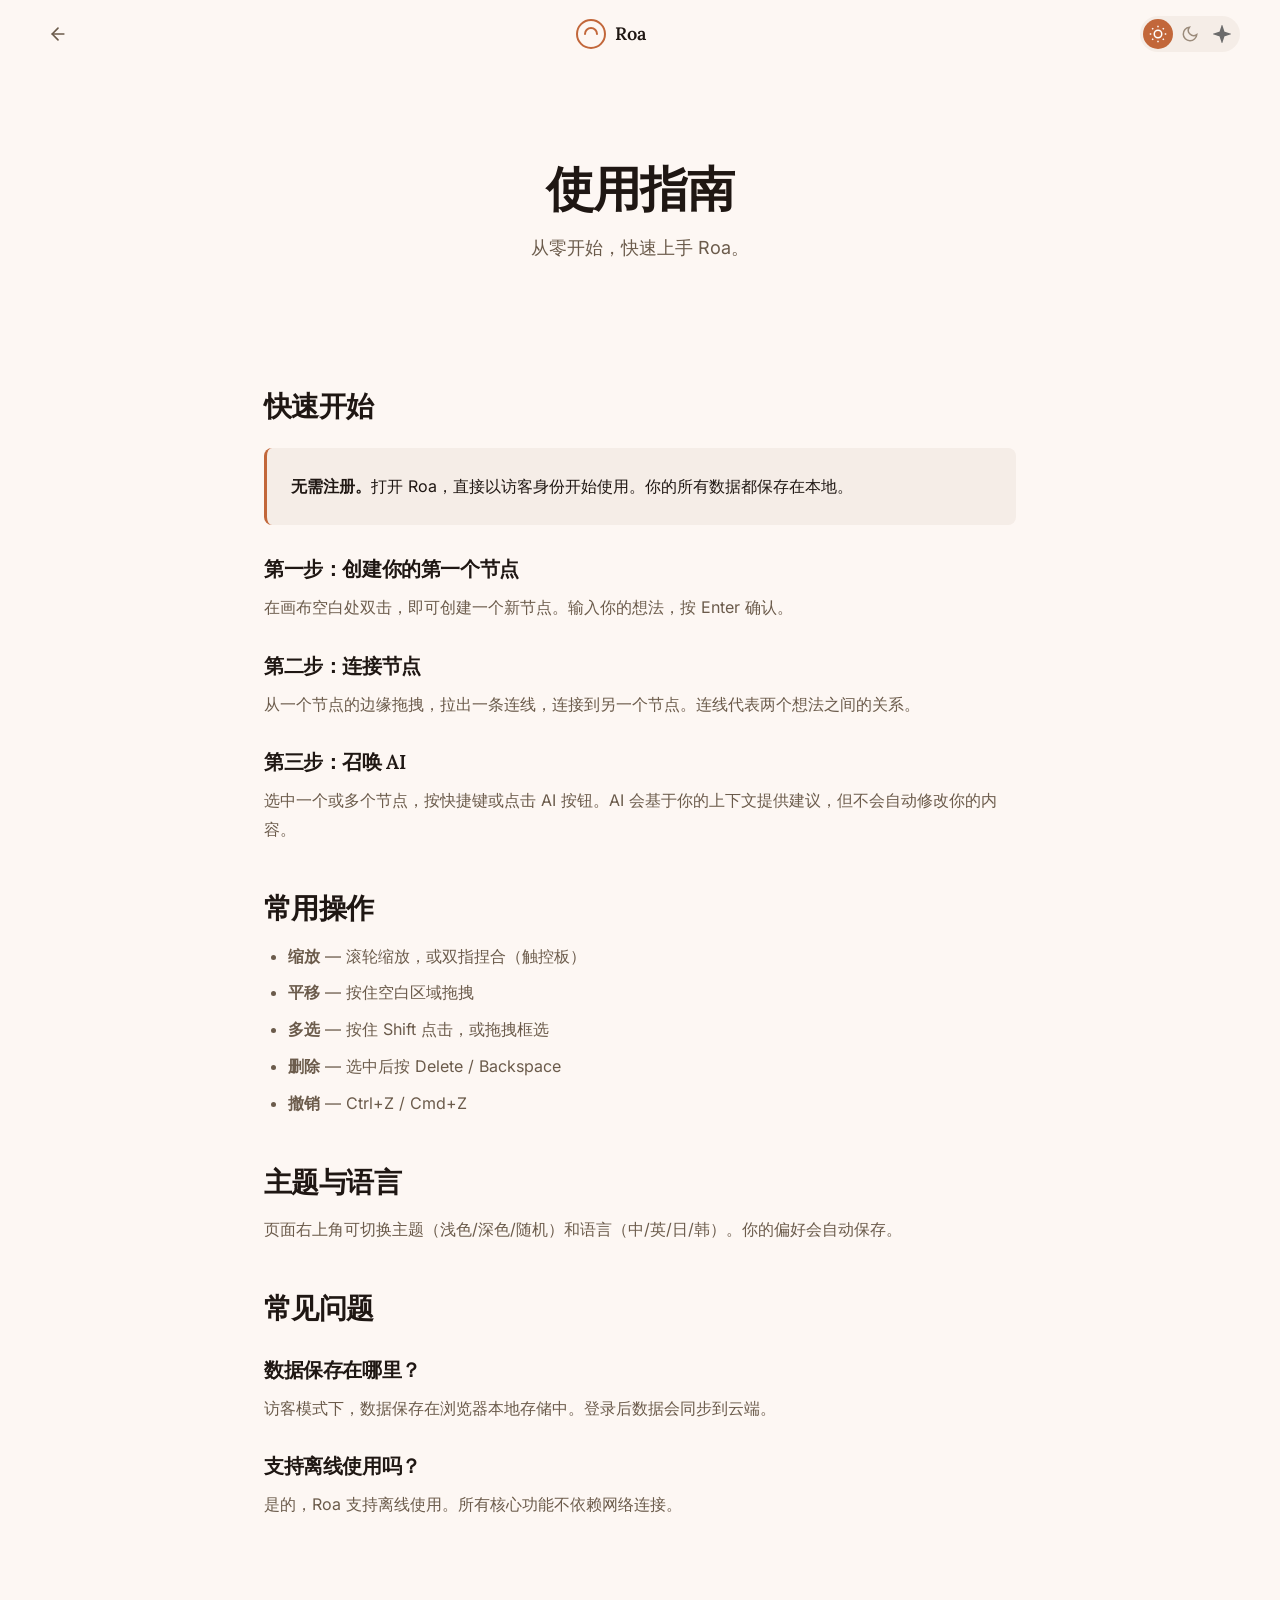
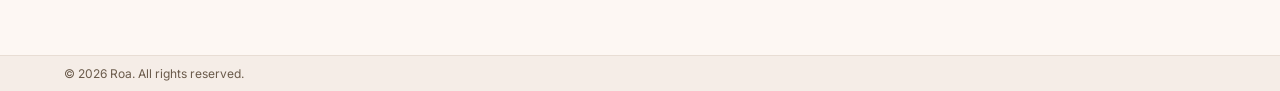
<file: guide.html>
<!DOCTYPE html>
<html lang="zh" data-theme="light">
<head>
  <meta charset="UTF-8">
  <meta name="viewport" content="width=device-width, initial-scale=1.0">
  <title>使用指南 - Roa</title>
  <link rel="icon" type="image/svg+xml" href="assets/favicon.svg">
  <link rel="stylesheet" href="assets/fonts/fonts.css">
  <link rel="stylesheet" href="style.css">
  <style>
    .page-hero { padding: 160px 0 80px; text-align: center; }
    .page-hero h1 { font-size: 48px; margin-bottom: 16px; }
    .page-hero .subtitle { font-size: 18px; color: var(--color-text-muted); max-width: 600px; margin: 0 auto; }
    .page-content { max-width: 800px; margin: 0 auto; padding: 0 24px 120px; }
    .page-content h2 { font-size: 28px; margin: 48px 0 16px; color: var(--color-text); }
    .page-content h3 { font-size: 20px; margin: 32px 0 12px; color: var(--color-text); }
    .page-content p { font-size: 16px; line-height: 1.8; color: var(--color-text-muted); margin-bottom: 16px; }
    .page-content ul, .page-content ol { padding-left: 24px; margin-bottom: 16px; }
    .page-content li { font-size: 16px; line-height: 1.8; color: var(--color-text-muted); margin-bottom: 8px; }
    .page-content .highlight { background: var(--color-bg-elevated); border-radius: 8px; padding: 24px; margin: 24px 0; border-left: 3px solid var(--color-primary); }
    .page-content .highlight p { margin: 0; color: var(--color-text); }
    .page-content .card-grid { display: grid; grid-template-columns: repeat(auto-fit, minmax(280px, 1fr)); gap: 20px; margin: 24px 0; }
    .page-content .info-card { background: var(--color-bg-card); border: 1px solid var(--color-border); border-radius: 8px; padding: 24px; }
    .page-content .info-card h4 { font-size: 18px; margin-bottom: 8px; color: var(--color-text); }
    .page-content .info-card p { font-size: 14px; margin: 0; }
    .page-content a { color: var(--color-primary); }
    .page-content .back-link { display: inline-flex; align-items: center; gap: 6px; margin-bottom: 40px; color: var(--color-primary); font-size: 14px; }
    .page-content .back-link:hover { color: var(--color-primary-hover); }
    .changelog-item { border-bottom: 1px solid var(--color-border); padding: 24px 0; }
    .changelog-item .date { font-size: 13px; color: var(--color-primary); font-weight: 500; margin-bottom: 8px; }
    .changelog-item h3 { margin: 0 0 8px; font-size: 20px; }
    .changelog-item .tag { display: inline-block; font-size: 12px; padding: 2px 10px; border-radius: 999px; background: var(--color-bg-elevated); color: var(--color-text-muted); margin-bottom: 8px; }
    .contact-grid { display: grid; grid-template-columns: repeat(auto-fit, minmax(240px, 1fr)); gap: 20px; margin: 24px 0; }
    .contact-card { background: var(--color-bg-card); border: 1px solid var(--color-border); border-radius: 8px; padding: 32px; text-align: center; }
    .contact-card .icon { font-size: 32px; margin-bottom: 12px; }
    .contact-card h4 { margin-bottom: 8px; }
    .contact-card p { font-size: 14px; color: var(--color-text-muted); }
    .contact-card a { color: var(--color-primary); font-weight: 500; }
  </style>
</head>
<body>
  <nav id="navbar" class="navbar" role="navigation">
    <div class="nav-content">
      <a href="javascript:history.back()" class="nav-back" title="返回上一页" aria-label="Go back">
        <svg width="20" height="20" viewBox="0 0 24 24" fill="none" stroke="currentColor" stroke-width="2" stroke-linecap="round" stroke-linejoin="round"><path d="M19 12H5"/><polyline points="12 19 5 12 12 5"/></svg>
      </a>
      <a href="." class="nav-logo">
        <svg width="32" height="32" viewBox="0 0 32 32" fill="none"><circle cx="16" cy="16" r="14" stroke="currentColor" stroke-width="2"/><path d="M10 16C10 12.6863 12.6863 10 16 10C19.3137 10 22 12.6863 22 16" stroke="currentColor" stroke-width="2" stroke-linecap="round"/></svg>
        <span>Roa</span>
      </a>
      <div class="nav-controls">
        <div class="theme-switcher" role="group">
          <button class="theme-btn active" data-theme="light" title="Light"><svg width="18" height="18" viewBox="0 0 24 24" fill="none" stroke="currentColor" stroke-width="2"><circle cx="12" cy="12" r="5"/><line x1="12" y1="1" x2="12" y2="3"/><line x1="12" y1="21" x2="12" y2="23"/><line x1="4.22" y1="4.22" x2="5.64" y2="5.64"/><line x1="18.36" y1="18.36" x2="19.78" y2="19.78"/><line x1="1" y1="12" x2="3" y2="12"/><line x1="21" y1="12" x2="23" y2="12"/><line x1="4.22" y1="19.78" x2="5.64" y2="18.36"/><line x1="18.36" y1="5.64" x2="19.78" y2="4.22"/></svg></button>
          <button class="theme-btn" data-theme="dark" title="Dark"><svg width="18" height="18" viewBox="0 0 24 24" fill="none" stroke="currentColor" stroke-width="2"><path d="M21 12.79A9 9 0 1 1 11.21 3 7 7 0 0 0 21 12.79z"/></svg></button>
          <button class="theme-btn" data-theme="random" title="Random"><svg width="18" height="18" viewBox="0 0 24 24" fill="none" stroke="currentColor" stroke-width="2"><path d="M12 2L14.5 9.5L22 12L14.5 14.5L12 22L9.5 14.5L2 12L9.5 9.5Z" fill="currentColor"/></svg></button>
        </div>
      </div>
    </div>
  </nav>
  <main>
    
  <div class="page-hero">
    <h1>使用指南</h1>
    <p class="subtitle">从零开始，快速上手 Roa。</p>
  </div>
  <div class="page-content">
    <h2>快速开始</h2>
    <div class="highlight">
      <p><strong>无需注册。</strong>打开 Roa，直接以访客身份开始使用。你的所有数据都保存在本地。</p>
    </div>
    <h3>第一步：创建你的第一个节点</h3>
    <p>在画布空白处双击，即可创建一个新节点。输入你的想法，按 Enter 确认。</p>
    <h3>第二步：连接节点</h3>
    <p>从一个节点的边缘拖拽，拉出一条连线，连接到另一个节点。连线代表两个想法之间的关系。</p>
    <h3>第三步：召唤 AI</h3>
    <p>选中一个或多个节点，按快捷键或点击 AI 按钮。AI 会基于你的上下文提供建议，但不会自动修改你的内容。</p>
    <h2>常用操作</h2>
    <ul>
      <li><strong>缩放</strong> — 滚轮缩放，或双指捏合（触控板）</li>
      <li><strong>平移</strong> — 按住空白区域拖拽</li>
      <li><strong>多选</strong> — 按住 Shift 点击，或拖拽框选</li>
      <li><strong>删除</strong> — 选中后按 Delete / Backspace</li>
      <li><strong>撤销</strong> — Ctrl+Z / Cmd+Z</li>
    </ul>
    <h2>主题与语言</h2>
    <p>页面右上角可切换主题（浅色/深色/随机）和语言（中/英/日/韩）。你的偏好会自动保存。</p>
    <h2>常见问题</h2>
    <h3>数据保存在哪里？</h3>
    <p>访客模式下，数据保存在浏览器本地存储中。登录后数据会同步到云端。</p>
    <h3>支持离线使用吗？</h3>
    <p>是的，Roa 支持离线使用。所有核心功能不依赖网络连接。</p>
  </div>

  </main>
  <footer class="footer">
    <div class="container">
      <div class="footer-bottom">
        <p class="footer-copyright">&copy; 2026 Roa. All rights reserved.</p>
      </div>
    </div>
  </footer>
  <script src="scripts/theme.js" defer></script>
</body>
</html>
</file>
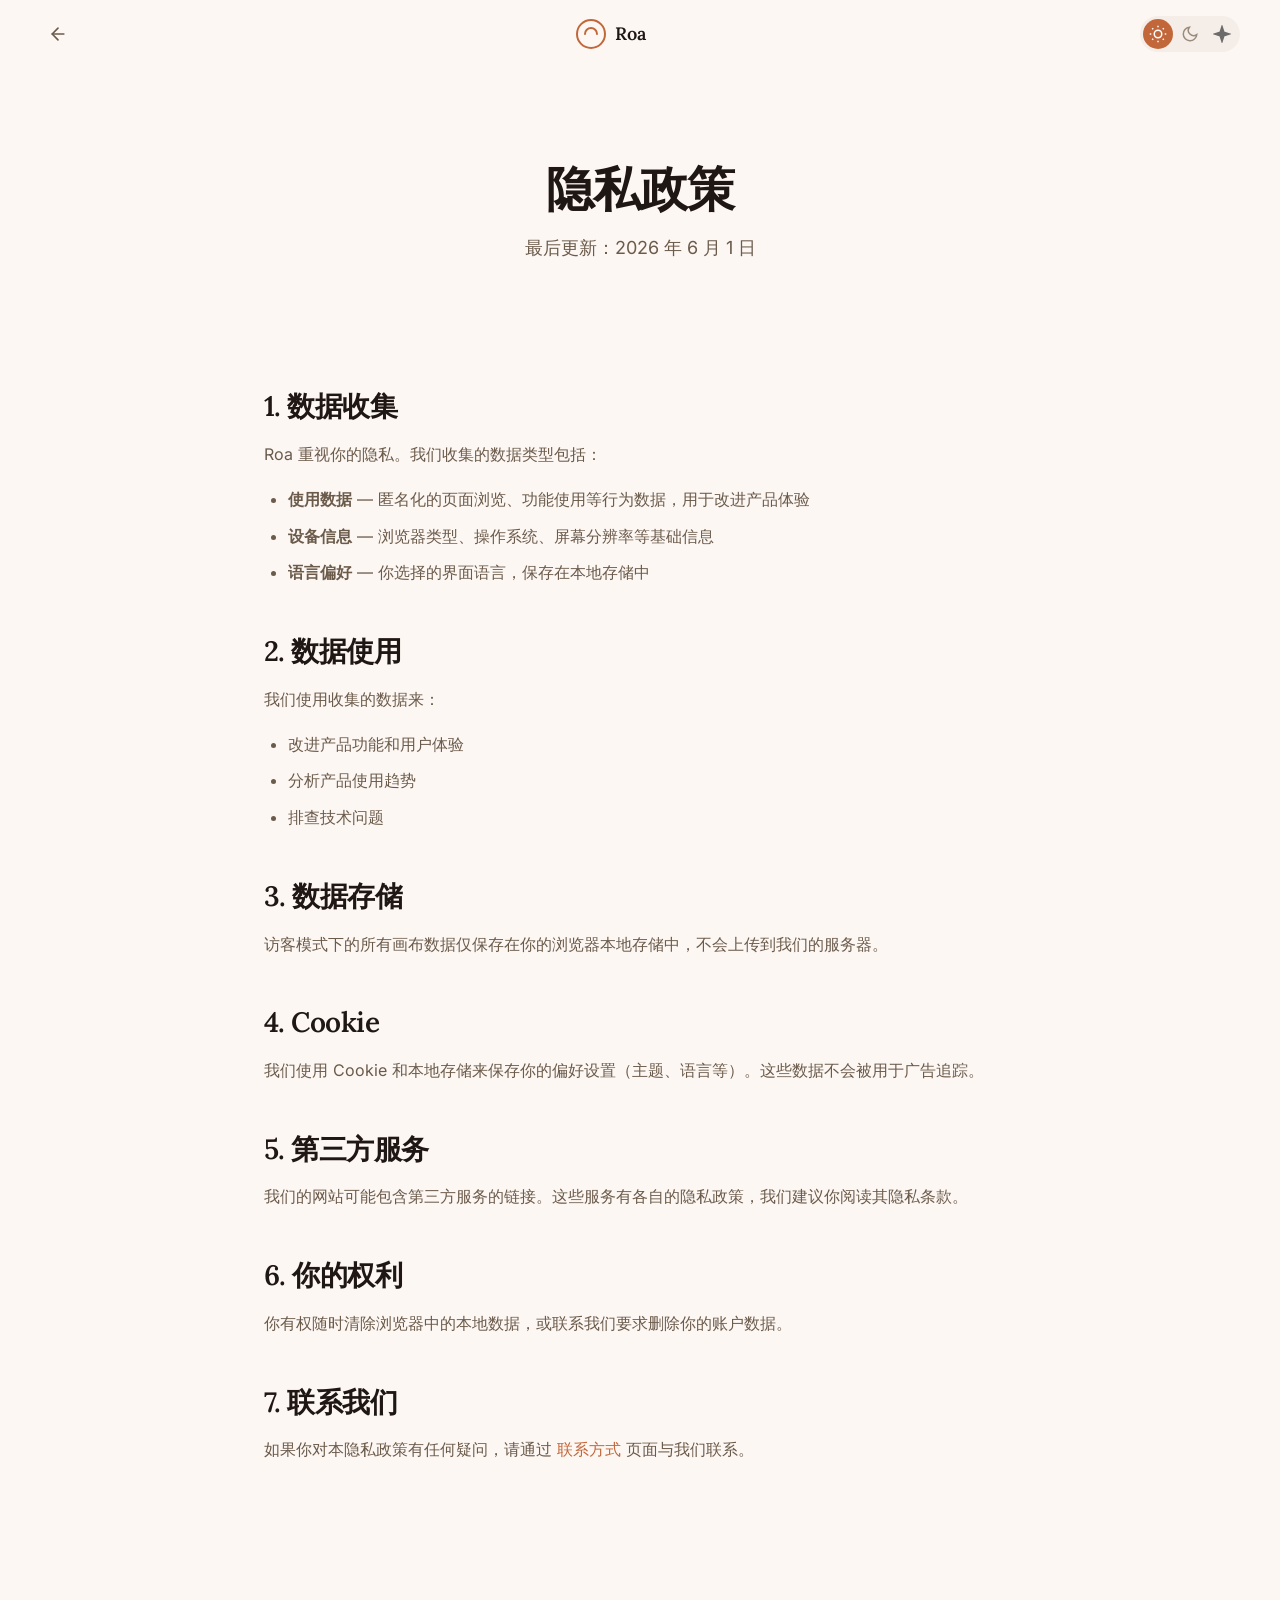
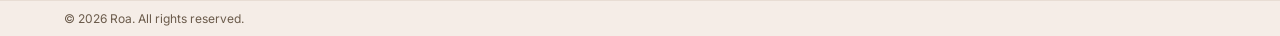
<file: privacy.html>
<!DOCTYPE html>
<html lang="zh" data-theme="light">
<head>
  <meta charset="UTF-8">
  <meta name="viewport" content="width=device-width, initial-scale=1.0">
  <title>隐私政策 - Roa</title>
  <link rel="icon" type="image/svg+xml" href="assets/favicon.svg">
  <link rel="stylesheet" href="assets/fonts/fonts.css">
  <link rel="stylesheet" href="style.css">
  <style>
    .page-hero { padding: 160px 0 80px; text-align: center; }
    .page-hero h1 { font-size: 48px; margin-bottom: 16px; }
    .page-hero .subtitle { font-size: 18px; color: var(--color-text-muted); max-width: 600px; margin: 0 auto; }
    .page-content { max-width: 800px; margin: 0 auto; padding: 0 24px 120px; }
    .page-content h2 { font-size: 28px; margin: 48px 0 16px; color: var(--color-text); }
    .page-content h3 { font-size: 20px; margin: 32px 0 12px; color: var(--color-text); }
    .page-content p { font-size: 16px; line-height: 1.8; color: var(--color-text-muted); margin-bottom: 16px; }
    .page-content ul, .page-content ol { padding-left: 24px; margin-bottom: 16px; }
    .page-content li { font-size: 16px; line-height: 1.8; color: var(--color-text-muted); margin-bottom: 8px; }
    .page-content .highlight { background: var(--color-bg-elevated); border-radius: 8px; padding: 24px; margin: 24px 0; border-left: 3px solid var(--color-primary); }
    .page-content .highlight p { margin: 0; color: var(--color-text); }
    .page-content .card-grid { display: grid; grid-template-columns: repeat(auto-fit, minmax(280px, 1fr)); gap: 20px; margin: 24px 0; }
    .page-content .info-card { background: var(--color-bg-card); border: 1px solid var(--color-border); border-radius: 8px; padding: 24px; }
    .page-content .info-card h4 { font-size: 18px; margin-bottom: 8px; color: var(--color-text); }
    .page-content .info-card p { font-size: 14px; margin: 0; }
    .page-content a { color: var(--color-primary); }
    .page-content .back-link { display: inline-flex; align-items: center; gap: 6px; margin-bottom: 40px; color: var(--color-primary); font-size: 14px; }
    .page-content .back-link:hover { color: var(--color-primary-hover); }
    .changelog-item { border-bottom: 1px solid var(--color-border); padding: 24px 0; }
    .changelog-item .date { font-size: 13px; color: var(--color-primary); font-weight: 500; margin-bottom: 8px; }
    .changelog-item h3 { margin: 0 0 8px; font-size: 20px; }
    .changelog-item .tag { display: inline-block; font-size: 12px; padding: 2px 10px; border-radius: 999px; background: var(--color-bg-elevated); color: var(--color-text-muted); margin-bottom: 8px; }
    .contact-grid { display: grid; grid-template-columns: repeat(auto-fit, minmax(240px, 1fr)); gap: 20px; margin: 24px 0; }
    .contact-card { background: var(--color-bg-card); border: 1px solid var(--color-border); border-radius: 8px; padding: 32px; text-align: center; }
    .contact-card .icon { font-size: 32px; margin-bottom: 12px; }
    .contact-card h4 { margin-bottom: 8px; }
    .contact-card p { font-size: 14px; color: var(--color-text-muted); }
    .contact-card a { color: var(--color-primary); font-weight: 500; }
  </style>
</head>
<body>
  <nav id="navbar" class="navbar" role="navigation">
    <div class="nav-content">
      <a href="javascript:history.back()" class="nav-back" title="返回上一页" aria-label="Go back">
        <svg width="20" height="20" viewBox="0 0 24 24" fill="none" stroke="currentColor" stroke-width="2" stroke-linecap="round" stroke-linejoin="round"><path d="M19 12H5"/><polyline points="12 19 5 12 12 5"/></svg>
      </a>
      <a href="." class="nav-logo">
        <svg width="32" height="32" viewBox="0 0 32 32" fill="none"><circle cx="16" cy="16" r="14" stroke="currentColor" stroke-width="2"/><path d="M10 16C10 12.6863 12.6863 10 16 10C19.3137 10 22 12.6863 22 16" stroke="currentColor" stroke-width="2" stroke-linecap="round"/></svg>
        <span>Roa</span>
      </a>
      <div class="nav-controls">
        <div class="theme-switcher" role="group">
          <button class="theme-btn active" data-theme="light" title="Light"><svg width="18" height="18" viewBox="0 0 24 24" fill="none" stroke="currentColor" stroke-width="2"><circle cx="12" cy="12" r="5"/><line x1="12" y1="1" x2="12" y2="3"/><line x1="12" y1="21" x2="12" y2="23"/><line x1="4.22" y1="4.22" x2="5.64" y2="5.64"/><line x1="18.36" y1="18.36" x2="19.78" y2="19.78"/><line x1="1" y1="12" x2="3" y2="12"/><line x1="21" y1="12" x2="23" y2="12"/><line x1="4.22" y1="19.78" x2="5.64" y2="18.36"/><line x1="18.36" y1="5.64" x2="19.78" y2="4.22"/></svg></button>
          <button class="theme-btn" data-theme="dark" title="Dark"><svg width="18" height="18" viewBox="0 0 24 24" fill="none" stroke="currentColor" stroke-width="2"><path d="M21 12.79A9 9 0 1 1 11.21 3 7 7 0 0 0 21 12.79z"/></svg></button>
          <button class="theme-btn" data-theme="random" title="Random"><svg width="18" height="18" viewBox="0 0 24 24" fill="none" stroke="currentColor" stroke-width="2"><path d="M12 2L14.5 9.5L22 12L14.5 14.5L12 22L9.5 14.5L2 12L9.5 9.5Z" fill="currentColor"/></svg></button>
        </div>
      </div>
    </div>
  </nav>
  <main>
    
  <div class="page-hero">
    <h1>隐私政策</h1>
    <p class="subtitle">最后更新：2026 年 6 月 1 日</p>
  </div>
  <div class="page-content">
    <h2>1. 数据收集</h2>
    <p>Roa 重视你的隐私。我们收集的数据类型包括：</p>
    <ul>
      <li><strong>使用数据</strong> — 匿名化的页面浏览、功能使用等行为数据，用于改进产品体验</li>
      <li><strong>设备信息</strong> — 浏览器类型、操作系统、屏幕分辨率等基础信息</li>
      <li><strong>语言偏好</strong> — 你选择的界面语言，保存在本地存储中</li>
    </ul>
    <h2>2. 数据使用</h2>
    <p>我们使用收集的数据来：</p>
    <ul>
      <li>改进产品功能和用户体验</li>
      <li>分析产品使用趋势</li>
      <li>排查技术问题</li>
    </ul>
    <h2>3. 数据存储</h2>
    <p>访客模式下的所有画布数据仅保存在你的浏览器本地存储中，不会上传到我们的服务器。</p>
    <h2>4. Cookie</h2>
    <p>我们使用 Cookie 和本地存储来保存你的偏好设置（主题、语言等）。这些数据不会被用于广告追踪。</p>
    <h2>5. 第三方服务</h2>
    <p>我们的网站可能包含第三方服务的链接。这些服务有各自的隐私政策，我们建议你阅读其隐私条款。</p>
    <h2>6. 你的权利</h2>
    <p>你有权随时清除浏览器中的本地数据，或联系我们要求删除你的账户数据。</p>
    <h2>7. 联系我们</h2>
    <p>如果你对本隐私政策有任何疑问，请通过 <a href="contact.html">联系方式</a> 页面与我们联系。</p>
  </div>

  </main>
  <footer class="footer">
    <div class="container">
      <div class="footer-bottom">
        <p class="footer-copyright">&copy; 2026 Roa. All rights reserved.</p>
      </div>
    </div>
  </footer>
  <script src="scripts/theme.js" defer></script>
</body>
</html>
</file>
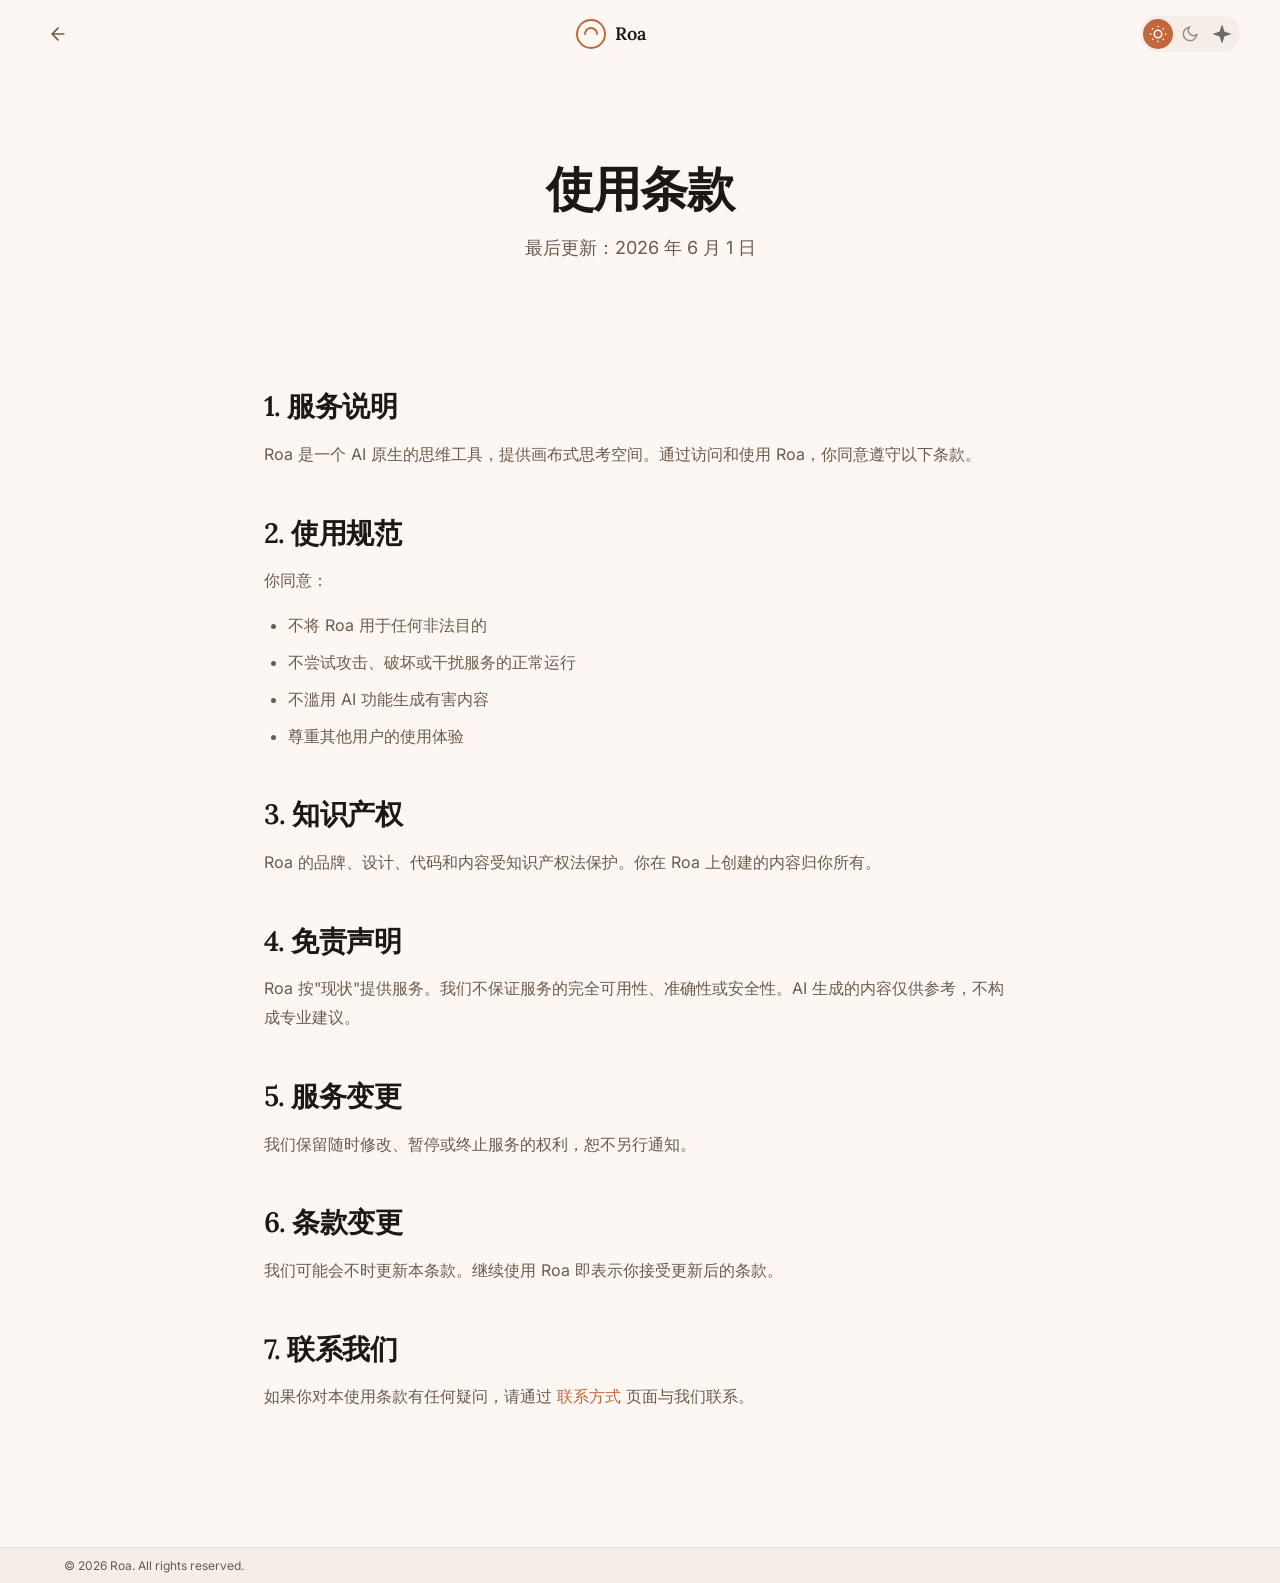
<file: terms.html>
<!DOCTYPE html>
<html lang="zh" data-theme="light">
<head>
  <meta charset="UTF-8">
  <meta name="viewport" content="width=device-width, initial-scale=1.0">
  <title>使用条款 - Roa</title>
  <link rel="icon" type="image/svg+xml" href="assets/favicon.svg">
  <link rel="stylesheet" href="assets/fonts/fonts.css">
  <link rel="stylesheet" href="style.css">
  <style>
    .page-hero { padding: 160px 0 80px; text-align: center; }
    .page-hero h1 { font-size: 48px; margin-bottom: 16px; }
    .page-hero .subtitle { font-size: 18px; color: var(--color-text-muted); max-width: 600px; margin: 0 auto; }
    .page-content { max-width: 800px; margin: 0 auto; padding: 0 24px 120px; }
    .page-content h2 { font-size: 28px; margin: 48px 0 16px; color: var(--color-text); }
    .page-content h3 { font-size: 20px; margin: 32px 0 12px; color: var(--color-text); }
    .page-content p { font-size: 16px; line-height: 1.8; color: var(--color-text-muted); margin-bottom: 16px; }
    .page-content ul, .page-content ol { padding-left: 24px; margin-bottom: 16px; }
    .page-content li { font-size: 16px; line-height: 1.8; color: var(--color-text-muted); margin-bottom: 8px; }
    .page-content .highlight { background: var(--color-bg-elevated); border-radius: 8px; padding: 24px; margin: 24px 0; border-left: 3px solid var(--color-primary); }
    .page-content .highlight p { margin: 0; color: var(--color-text); }
    .page-content .card-grid { display: grid; grid-template-columns: repeat(auto-fit, minmax(280px, 1fr)); gap: 20px; margin: 24px 0; }
    .page-content .info-card { background: var(--color-bg-card); border: 1px solid var(--color-border); border-radius: 8px; padding: 24px; }
    .page-content .info-card h4 { font-size: 18px; margin-bottom: 8px; color: var(--color-text); }
    .page-content .info-card p { font-size: 14px; margin: 0; }
    .page-content a { color: var(--color-primary); }
    .page-content .back-link { display: inline-flex; align-items: center; gap: 6px; margin-bottom: 40px; color: var(--color-primary); font-size: 14px; }
    .page-content .back-link:hover { color: var(--color-primary-hover); }
    .changelog-item { border-bottom: 1px solid var(--color-border); padding: 24px 0; }
    .changelog-item .date { font-size: 13px; color: var(--color-primary); font-weight: 500; margin-bottom: 8px; }
    .changelog-item h3 { margin: 0 0 8px; font-size: 20px; }
    .changelog-item .tag { display: inline-block; font-size: 12px; padding: 2px 10px; border-radius: 999px; background: var(--color-bg-elevated); color: var(--color-text-muted); margin-bottom: 8px; }
    .contact-grid { display: grid; grid-template-columns: repeat(auto-fit, minmax(240px, 1fr)); gap: 20px; margin: 24px 0; }
    .contact-card { background: var(--color-bg-card); border: 1px solid var(--color-border); border-radius: 8px; padding: 32px; text-align: center; }
    .contact-card .icon { font-size: 32px; margin-bottom: 12px; }
    .contact-card h4 { margin-bottom: 8px; }
    .contact-card p { font-size: 14px; color: var(--color-text-muted); }
    .contact-card a { color: var(--color-primary); font-weight: 500; }
  </style>
</head>
<body>
  <nav id="navbar" class="navbar" role="navigation">
    <div class="nav-content">
      <a href="javascript:history.back()" class="nav-back" title="返回上一页" aria-label="Go back">
        <svg width="20" height="20" viewBox="0 0 24 24" fill="none" stroke="currentColor" stroke-width="2" stroke-linecap="round" stroke-linejoin="round"><path d="M19 12H5"/><polyline points="12 19 5 12 12 5"/></svg>
      </a>
      <a href="." class="nav-logo">
        <svg width="32" height="32" viewBox="0 0 32 32" fill="none"><circle cx="16" cy="16" r="14" stroke="currentColor" stroke-width="2"/><path d="M10 16C10 12.6863 12.6863 10 16 10C19.3137 10 22 12.6863 22 16" stroke="currentColor" stroke-width="2" stroke-linecap="round"/></svg>
        <span>Roa</span>
      </a>
      <div class="nav-controls">
        <div class="theme-switcher" role="group">
          <button class="theme-btn active" data-theme="light" title="Light"><svg width="18" height="18" viewBox="0 0 24 24" fill="none" stroke="currentColor" stroke-width="2"><circle cx="12" cy="12" r="5"/><line x1="12" y1="1" x2="12" y2="3"/><line x1="12" y1="21" x2="12" y2="23"/><line x1="4.22" y1="4.22" x2="5.64" y2="5.64"/><line x1="18.36" y1="18.36" x2="19.78" y2="19.78"/><line x1="1" y1="12" x2="3" y2="12"/><line x1="21" y1="12" x2="23" y2="12"/><line x1="4.22" y1="19.78" x2="5.64" y2="18.36"/><line x1="18.36" y1="5.64" x2="19.78" y2="4.22"/></svg></button>
          <button class="theme-btn" data-theme="dark" title="Dark"><svg width="18" height="18" viewBox="0 0 24 24" fill="none" stroke="currentColor" stroke-width="2"><path d="M21 12.79A9 9 0 1 1 11.21 3 7 7 0 0 0 21 12.79z"/></svg></button>
          <button class="theme-btn" data-theme="random" title="Random"><svg width="18" height="18" viewBox="0 0 24 24" fill="none" stroke="currentColor" stroke-width="2"><path d="M12 2L14.5 9.5L22 12L14.5 14.5L12 22L9.5 14.5L2 12L9.5 9.5Z" fill="currentColor"/></svg></button>
        </div>
      </div>
    </div>
  </nav>
  <main>
    
  <div class="page-hero">
    <h1>使用条款</h1>
    <p class="subtitle">最后更新：2026 年 6 月 1 日</p>
  </div>
  <div class="page-content">
    <h2>1. 服务说明</h2>
    <p>Roa 是一个 AI 原生的思维工具，提供画布式思考空间。通过访问和使用 Roa，你同意遵守以下条款。</p>
    <h2>2. 使用规范</h2>
    <p>你同意：</p>
    <ul>
      <li>不将 Roa 用于任何非法目的</li>
      <li>不尝试攻击、破坏或干扰服务的正常运行</li>
      <li>不滥用 AI 功能生成有害内容</li>
      <li>尊重其他用户的使用体验</li>
    </ul>
    <h2>3. 知识产权</h2>
    <p>Roa 的品牌、设计、代码和内容受知识产权法保护。你在 Roa 上创建的内容归你所有。</p>
    <h2>4. 免责声明</h2>
    <p>Roa 按"现状"提供服务。我们不保证服务的完全可用性、准确性或安全性。AI 生成的内容仅供参考，不构成专业建议。</p>
    <h2>5. 服务变更</h2>
    <p>我们保留随时修改、暂停或终止服务的权利，恕不另行通知。</p>
    <h2>6. 条款变更</h2>
    <p>我们可能会不时更新本条款。继续使用 Roa 即表示你接受更新后的条款。</p>
    <h2>7. 联系我们</h2>
    <p>如果你对本使用条款有任何疑问，请通过 <a href="contact.html">联系方式</a> 页面与我们联系。</p>
  </div>

  </main>
  <footer class="footer">
    <div class="container">
      <div class="footer-bottom">
        <p class="footer-copyright">&copy; 2026 Roa. All rights reserved.</p>
      </div>
    </div>
  </footer>
  <script src="scripts/theme.js" defer></script>
</body>
</html>
</file>
<file: assets/fonts/fonts.css>
/* Local font declarations - Inter (variable) */
@font-face {
  font-family: 'Inter';
  font-style: normal;
  font-weight: 100 900;
  font-display: swap;
  src: url('inter-latin.woff2') format('woff2');
  unicode-range: U+0000-00FF, U+0131, U+0152-0153, U+02BB-02BC, U+02C6, U+02DA, U+02DC, U+0304, U+0308, U+0329, U+2000-206F, U+20AC, U+2122, U+2191, U+2193, U+2212, U+2215, U+FEFF, U+FFFD;
}

/* Local font declarations - Lora (variable) */
@font-face {
  font-family: 'Lora';
  font-style: normal;
  font-weight: 400 700;
  font-display: swap;
  src: url('lora-latin.woff2') format('woff2');
  unicode-range: U+0000-00FF, U+0131, U+0152-0153, U+02BB-02BC, U+02C6, U+02DA, U+02DC, U+0304, U+0308, U+0329, U+2000-206F, U+20AC, U+2122, U+2191, U+2193, U+2212, U+2215, U+FEFF, U+FFFD;
}
</file>
<file: style.css>
/* Roa Official Site - Main Stylesheet */

/* ============================================
   CSS Custom Properties (Theme Tokens)
   ============================================ */

:root {
  --font-heading: 'Lora', 'Noto Serif SC', 'PingFang SC', 'Microsoft YaHei', 'Noto Serif JP', 'Hiragino Mincho Pro', 'Yu Mincho', 'Noto Serif KR', 'Batang', serif;
  --font-body: 'Inter', -apple-system, BlinkMacSystemFont, 'Segoe UI', 'PingFang SC', 'Microsoft YaHei', 'Hiragino Sans', 'Malgun Gothic', sans-serif;
  --transition-theme: 0.4s ease-out;
}

[data-theme="light"] {
  --color-bg: #FDF7F3;
  --color-bg-card: #FFFFFF;
  --color-bg-elevated: #F5EDE7;
  --color-text: #1F1713;
  --color-text-muted: #6B5B4B;
  --color-primary: #C2673A;
  --color-primary-hover: #A8553A;
  --color-node: #D4956B;
  --color-line: #E8D5C4;
  --color-border: #E8DDD4;
  --color-shadow: rgba(31, 23, 19, 0.08);
  --color-shadow-lg: rgba(31, 23, 19, 0.12);
}

[data-theme="dark"] {
  --color-bg: #1E1A17;
  --color-bg-card: #2A2420;
  --color-bg-elevated: #332D28;
  --color-text: #EDE7E3;
  --color-text-muted: #9B8B7B;
  --color-primary: #D4875A;
  --color-primary-hover: #E09A6E;
  --color-node: #B07B5A;
  --color-line: #4A3F36;
  --color-border: #3D3530;
  --color-shadow: rgba(0, 0, 0, 0.2);
  --color-shadow-lg: rgba(0, 0, 0, 0.3);
}

[data-theme="random"] {
  --color-bg: #FFFFFF;
  --color-bg-card: #FAFAFA;
  --color-bg-elevated: #F5F5F5;
  --color-text: #1F1F1F;
  --color-text-muted: #6B6B6B;
  --color-primary: #4285F4;
  --color-primary-hover: #3367D6;
  --color-node: #4285F4;
  --color-line: #E8E8E8;
  --color-border: #E8E8E8;
  --color-shadow: rgba(0, 0, 0, 0.06);
  --color-shadow-lg: rgba(0, 0, 0, 0.1);
}

/* ============================================
   Base Reset & Typography
   ============================================ */

* {
  margin: 0;
  padding: 0;
  box-sizing: border-box;
}

html {
  scroll-behavior: smooth;
  -webkit-font-smoothing: antialiased;
  -moz-osx-font-smoothing: grayscale;
}

body {
  font-family: var(--font-body);
  background-color: var(--color-bg);
  color: var(--color-text);
  line-height: 1.6;
  transition: background-color var(--transition-theme), color var(--transition-theme);
  overflow-x: hidden;
}

h1, h2, h3, h4, h5, h6 {
  font-family: var(--font-heading);
  font-weight: 600;
  line-height: 1.2;
  letter-spacing: -0.02em;
}

a {
  color: var(--color-primary);
  text-decoration: none;
  transition: color 0.3s ease-out;
}

a:hover {
  color: var(--color-primary-hover);
}

img, svg {
  display: block;
  max-width: 100%;
}

/* ============================================
   Layout
   ============================================ */

.container {
  max-width: 1200px;
  margin: 0 auto;
  padding: 0 24px;
}

.section {
  padding: 120px 0;
  position: relative;
}

/* ============================================
   Navigation
   ============================================ */

.navbar {
  position: fixed;
  top: 0;
  left: 0;
  right: 0;
  z-index: 1000;
  padding: 16px 24px;
  background-color: transparent;
  transition: background-color 0.3s ease-out, box-shadow 0.3s ease-out;
}

.navbar.scrolled {
  background-color: var(--color-bg);
  box-shadow: 0 1px 3px var(--color-shadow);
}

.nav-content {
  max-width: 1200px;
  margin: 0 auto;
  display: flex;
  justify-content: space-between;
  align-items: center;
}

.nav-logo {
  display: flex;
  align-items: center;
  gap: 8px;
  color: var(--color-text);
  font-family: var(--font-heading);
  font-size: 18px;
  font-weight: 600;
}

.nav-logo svg {
  color: var(--color-primary);
}

.nav-controls {
  display: flex;
  align-items: center;
  gap: 16px;
}

/* Language Switcher */
.lang-switcher {
  display: flex;
  align-items: center;
  gap: 2px;
  background-color: var(--color-bg-elevated);
  border-radius: 999px;
  padding: 3px;
  height: 36px;
}

.lang-btn {
  padding: 0 10px;
  height: 30px;
  border: none;
  background: transparent;
  color: var(--color-text-muted);
  font-size: 13px;
  font-weight: 500;
  cursor: pointer;
  border-radius: 999px;
  transition: all 0.3s ease-out;
  font-family: var(--font-body);
  line-height: 30px;
}

.lang-btn:hover {
  color: var(--color-text);
}

.lang-btn.active {
  background-color: var(--color-primary);
  color: #FFFFFF;
}

/* Theme Switcher */
.theme-switcher {
  display: flex;
  align-items: center;
  gap: 2px;
  background-color: var(--color-bg-elevated);
  border-radius: 999px;
  padding: 3px;
  height: 36px;
}

.theme-btn {
  padding: 0;
  width: 30px;
  height: 30px;
  border: none;
  background: transparent;
  color: var(--color-text-muted);
  cursor: pointer;
  border-radius: 999px;
  transition: all 0.3s ease-out;
  display: flex;
  align-items: center;
  justify-content: center;
}

.theme-btn:hover {
  color: var(--color-text);
}

.theme-btn.active {
  background-color: var(--color-primary);
  color: #FFFFFF;
}

.theme-btn svg {
  width: 18px;
  height: 18px;
}

/* ============================================
   Hero Section
   ============================================ */

.hero {
  min-height: 100vh;
  display: flex;
  align-items: center;
  justify-content: center;
  position: relative;
  overflow: hidden;
  padding-top: 80px;
}

.hero-canvas {
  position: absolute;
  top: 0;
  left: 0;
  width: 100%;
  height: 100%;
  z-index: 0;
}

.hero-content {
  position: relative;
  z-index: 1;
  text-align: center;
  max-width: 800px;
  padding: 0 24px;
}

.hero-title {
  font-size: 48px;
  font-weight: 600;
  margin-bottom: 24px;
  opacity: 0;
  transform: translateY(30px);
}

.hero-subtitle {
  font-size: 18px;
  color: var(--color-text-muted);
  margin-bottom: 48px;
  line-height: 1.8;
  opacity: 0;
  transform: translateY(30px);
}

.hero-cta {
  display: flex;
  gap: 16px;
  justify-content: center;
  flex-wrap: wrap;
  opacity: 0;
  transform: translateY(30px);
}

/* Scroll Indicator */
.scroll-indicator {
  position: absolute;
  bottom: 40px;
  left: 50%;
  transform: translateX(-50%);
  opacity: 0;
}

.scroll-mouse {
  width: 24px;
  height: 38px;
  border: 2px solid var(--color-text-muted);
  border-radius: 12px;
  position: relative;
}

.scroll-wheel {
  width: 4px;
  height: 8px;
  background-color: var(--color-text-muted);
  border-radius: 2px;
  position: absolute;
  top: 8px;
  left: 50%;
  transform: translateX(-50%);
  animation: scrollWheel 2s ease-in-out infinite;
}

@keyframes scrollWheel {
  0%, 100% {
    opacity: 1;
    transform: translateX(-50%) translateY(0);
  }
  50% {
    opacity: 0.3;
    transform: translateX(-50%) translateY(10px);
  }
}

/* ============================================
   Buttons
   ============================================ */

.btn {
  display: inline-flex;
  align-items: center;
  justify-content: center;
  padding: 14px 28px;
  border-radius: 12px;
  font-size: 15px;
  font-weight: 500;
  font-family: var(--font-body);
  transition: all 0.3s ease-out;
  cursor: pointer;
  border: none;
  text-decoration: none;
}

.btn-primary {
  background-color: var(--color-primary);
  color: #FFFFFF;
}

.btn-primary:hover {
  background-color: var(--color-primary-hover);
  transform: translateY(-2px);
  box-shadow: 0 4px 12px var(--color-shadow-lg);
  color: #FFFFFF;
}

.btn-secondary {
  background-color: transparent;
  color: var(--color-text);
  border: 1px solid var(--color-border);
}

.btn-secondary:hover {
  background-color: var(--color-bg-elevated);
  border-color: var(--color-text-muted);
  color: var(--color-text);
}

.btn-large {
  padding: 18px 36px;
  font-size: 17px;
}

/* ============================================
   Features Section
   ============================================ */

.features {
  background-color: var(--color-bg);
}

.section-header {
  text-align: center;
  margin-bottom: 80px;
}

.section-title {
  font-size: 36px;
  margin-bottom: 16px;
}

.section-subtitle {
  font-size: 16px;
  color: var(--color-text-muted);
}

.features-grid {
  display: grid;
  grid-template-columns: repeat(3, 1fr);
  gap: 32px;
}

.feature-card {
  background-color: var(--color-bg-card);
  border-radius: 8px;
  padding: 40px 32px;
  border: 1px solid var(--color-border);
  transition: transform 0.15s ease-out, box-shadow 0.3s ease-out, border-color 0.3s ease-out;
  transform-style: preserve-3d;
  will-change: transform;
}

.feature-card:hover {
  transform: translateY(-4px);
  box-shadow: 0 8px 24px var(--color-shadow-lg);
  border-color: var(--color-primary);
}

.feature-icon {
  width: 48px;
  height: 48px;
  margin-bottom: 24px;
  color: var(--color-primary);
}

.feature-title {
  font-size: 24px;
  margin-bottom: 16px;
}

.feature-desc {
  font-size: 15px;
  color: var(--color-text-muted);
  line-height: 1.7;
}

/* ============================================
   CTA Section
   ============================================ */

.cta {
  background: linear-gradient(180deg, var(--color-bg) 0%, var(--color-bg-elevated) 100%);
  text-align: center;
  padding: 80px 0;
}

.cta-content {
  max-width: 600px;
  margin: 0 auto;
}

.cta-title {
  font-size: 36px;
  margin-bottom: 16px;
  opacity: 0;
  transform: translateY(30px);
}

.cta-note {
  font-size: 15px;
  color: var(--color-text-muted);
  margin-bottom: 40px;
  opacity: 0;
}

.cta .btn {
  opacity: 0;
  transform: scale(0.95);
}

/* Footer */
.footer {
  padding: 0;
  border-top: 1px solid var(--color-border);
  background-color: var(--color-bg-elevated);
}

.footer-top {
  display: grid;
  grid-template-columns: 1.5fr 1fr 1fr 1fr;
  gap: 48px;
  padding: 16px 0 12px;
}

.footer-brand {
  display: flex;
  flex-direction: column;
  gap: 12px;
}

.footer-logo {
  display: flex;
  align-items: center;
  gap: 8px;
  color: var(--color-text);
  font-family: var(--font-heading);
  font-size: 18px;
  font-weight: 600;
}

.footer-logo svg {
  color: var(--color-primary);
}

.footer-tagline {
  font-size: 14px;
  color: var(--color-text-muted);
  font-weight: 500;
}

.footer-desc {
  font-size: 13px;
  color: var(--color-text-muted);
  line-height: 1.6;
  max-width: 260px;
}

.footer-column {
  display: flex;
  flex-direction: column;
}

.footer-col-title {
  font-family: var(--font-body);
  font-size: 13px;
  font-weight: 600;
  text-transform: uppercase;
  letter-spacing: 0.08em;
  color: var(--color-text);
  margin-bottom: 20px;
}

.footer-link-list {
  list-style: none;
  padding: 0;
  margin: 0;
  display: flex;
  flex-direction: column;
  gap: 12px;
}

.footer-link-list a {
  font-size: 14px;
  color: var(--color-text-muted);
  transition: color 0.2s ease-out;
}

.footer-link-list a:hover {
  color: var(--color-primary);
}

/* Friend Links Section */
.footer-friends {
  padding: 12px 0;
  border-top: 1px solid var(--color-border);
  border-bottom: 1px solid var(--color-border);
}

.footer-friends-title {
  font-family: var(--font-body);
  font-size: 13px;
  font-weight: 600;
  text-transform: uppercase;
  letter-spacing: 0.08em;
  color: var(--color-text);
  margin-bottom: 12px;
}

.footer-friends-grid {
  display: grid;
  grid-template-columns: repeat(3, 1fr);
  gap: 32px 40px;
}

.footer-friends-grid.expanded {
  max-height: none;
  opacity: 1;
  transition: max-height 0.4s ease-out, opacity 0.3s ease-out;
}

.footer-friend-group {
  display: flex;
  flex-direction: column;
  gap: 12px;
}

.friend-group-label {
  font-size: 12px;
  font-weight: 600;
  color: var(--color-primary);
  letter-spacing: 0.05em;
  text-transform: uppercase;
  margin: 0;
}

.friend-links {
  display: flex;
  flex-wrap: wrap;
  gap: 8px 10px;
  align-content: flex-start;
}

.friend-links a {
  font-size: 13px;
  line-height: 1;
  color: var(--color-text-muted);
  padding: 5px 12px;
  border-radius: 6px;
  background-color: var(--color-bg-card);
  border: 1px solid var(--color-border);
  transition: all 0.25s ease-out;
  white-space: nowrap;
  display: inline-flex;
  align-items: center;
  height: 28px;
}

.friend-links a:hover {
  color: var(--color-primary);
  border-color: var(--color-primary);
  background-color: var(--color-bg);
  transform: translateY(-1px);
}

/* Hot product glow effect */
@keyframes hotGlow {
  0% { background-position: 0% 50%; }
  50% { background-position: 100% 50%; }
  100% { background-position: 0% 50%; }
}

.friend-links a.hot {
  position: relative;
  border: none;
  background: var(--color-bg-card);
  z-index: 0;
}

.friend-links a.hot::before {
  content: '';
  position: absolute;
  top: -1px;
  left: -1px;
  right: -1px;
  bottom: -1px;
  border-radius: 7px;
  background: linear-gradient(
    90deg,
    var(--color-primary),
    #e8a87c,
    #d4875a,
    #c2673a,
    #e8a87c,
    var(--color-primary)
  );
  background-size: 300% 100%;
  animation: hotGlow 3s linear infinite;
  z-index: -1;
  opacity: 0;
  transition: opacity 0.3s ease-out;
}

.friend-links a.hot:hover::before {
  opacity: 1;
}

.friend-links a.hot:hover {
  color: var(--color-primary);
  background-color: var(--color-bg-card);
  transform: translateY(-1px);
  box-shadow: 0 2px 12px rgba(194, 103, 58, 0.2);
}


/* ============================================
   Footer Philosophy Brand Statement
   ============================================ */

.footer-philosophy {
  text-align: center;
  padding: 32px 24px 24px;
  border-bottom: 1px solid var(--color-border);
  margin-bottom: 16px;
  width: 100vw;
  margin-left: calc(-50vw + 50%);
}

.footer-philosophy-line {
  font-family: var(--font-heading);
  font-size: 72px;
  font-weight: 700;
  color: var(--color-text);
  line-height: 1.1;
  letter-spacing: -0.02em;
  margin: 0;
}

.fp-think {
  font-weight: 400;
  font-style: italic;
  color: var(--color-text-muted);
  font-size: 0.7em;
  margin-right: 6px;
}

.fp-space {
  font-weight: 800;
  color: var(--color-primary);
}

.fp-up {
  position: relative;
  top: -4px;
}

.fp-comma {
  font-weight: 400;
  color: var(--color-text-muted);
  font-size: 0.7em;
  margin-left: -2px;
  margin-right: 12px;
}

.fp-not {
  font-weight: 400;
  font-style: italic;
  color: var(--color-text-muted);
  font-size: 0.7em;
}

/* Random theme */
[data-theme="random"] .fp-space {
  color: #1A73E8;
}
/* Friend links collapsed state */
.footer-friends-grid.collapsed {
  max-height: 0;
  overflow: hidden;
  opacity: 0;
  transition: max-height 0.4s ease-out, opacity 0.3s ease-out;
}



/* Toggle button */
.friends-toggle {
  display: flex;
  align-items: center;
  justify-content: center;
  gap: 8px;
  margin: 12px auto 0;
  padding: 8px 24px;
  border: 1px solid var(--color-primary);
  border-radius: 999px;
  background: var(--color-bg-card);
  color: var(--color-primary);
  font-size: 14px;
  font-weight: 500;
  font-family: var(--font-body);
  cursor: pointer;
  transition: all 0.3s ease-out;
}

.friends-toggle:hover {
  color: #FDF7F3;
  background-color: var(--color-primary);
  border-color: var(--color-primary);
  box-shadow: 0 4px 16px rgba(194, 103, 58, 0.25);
}

.friends-toggle-icon {
  transition: transform 0.3s ease-out;
}

.friends-toggle[aria-expanded="true"] .friends-toggle-icon {
  transform: rotate(180deg);
}



/* Footer Bottom */
.footer-bottom {
  display: flex;
  justify-content: space-between;
  align-items: center;
  padding: 8px 0;
}

.footer-legal {
  display: flex;
  align-items: center;
  gap: 12px;
}

.footer-legal a {
  font-size: 13px;
  color: var(--color-text-muted);
}

.footer-legal a:hover {
  color: var(--color-primary);
}

.footer-divider {
  color: var(--color-border);
  font-size: 12px;
}

.footer-copyright {
  font-size: 12px;
  color: var(--color-text-muted);
}

/* Footer Responsive */
@media (max-width: 1024px) {
  .footer-top {
    grid-template-columns: 1fr 1fr;
    gap: 36px;
  }

  .footer-friends-grid {
    grid-template-columns: repeat(2, 1fr);
    gap: 28px 32px;
  }
}

@media (max-width: 768px) {
  .footer-top {
    grid-template-columns: 1fr;
    gap: 32px;
    padding: 48px 0 36px;
  }

  .footer-friends-grid {
    grid-template-columns: 1fr;
    gap: 24px;
  }

  .footer-bottom {
    flex-direction: column;
    gap: 12px;
    text-align: center;
  }

  .footer-legal {
    flex-wrap: wrap;
    justify-content: center;
  }
}

/* Reduced motion */
@media (prefers-reduced-motion: reduce) {
  .philosophy-line,
  .philosophy-brand,
  .philosophy-ai,
  .philosophy-sub-line,
  .philosophy-domain {
    opacity: 1 !important;
    transform: none !important;
  }
  
  .ai-dot {
    animation: none !important;
  }
}



[data-theme="random"] body::before {
  opacity: 0.015;
}

[data-theme="random"] body::after {
  opacity: 0.02;
  background-image: radial-gradient(circle, #1F1F1F 0.5px, transparent 0.5px);
}

[data-theme="random"] .feature-card {
  background-color: #FFFFFF;
  border-color: #E8E8E8;
}

[data-theme="random"] .scenario-card {
  background-color: #FFFFFF;
  border-color: #E8EAED;
  box-shadow: 0 1px 3px rgba(0,0,0,0.04);
}

[data-theme="random"] .scenario-card:hover {
  border-color: #D2E3FC;
  box-shadow: 0 8px 30px rgba(66, 133, 244, 0.1);
}

[data-theme="random"] .scenario-card::before {
  background: linear-gradient(90deg, #EA4335, #FBBC05, #34A853, #4285F4);
}

[data-theme="random"] .scenario-icon {
  background-color: rgba(66, 133, 244, 0.06);
  color: #4285F4;
}

[data-theme="random"] .scenario-card:hover .scenario-icon {
  background-color: #4285F4;
  color: #fff;
}

[data-theme="random"] .btn-secondary {
  border-color: #E8E8E8;
  color: #4285F4;
}

[data-theme="random"] .btn-secondary:hover {
  border-color: #4285F4;
  background-color: #F5F5F5;
}

/* Random Theme - Ensure white base everywhere */
[data-theme="random"] .philosophy {
  background-color: #FFFFFF !important;
}

[data-theme="random"] .philosophy-gradient {
  opacity: 0;
}

[data-theme="random"] .bg-text-roa {
  opacity: 0;
}

[data-theme="random"] .bg-text-ai {
  opacity: 0;
}

[data-theme="random"] .philosophy-brand {
  color: #4285F4;
}

[data-theme="random"] .ai-letter {
  color: #4285F4;
}

[data-theme="random"] .philosophy-title {
  color: #1F1F1F;
}

[data-theme="random"] .philosophy-subtitle {
  color: #6B6B6B;
}

[data-theme="random"] .philosophy-accent {
  color: #1F1F1F;
}

[data-theme="random"] .footer {
  background-color: #FAFAFA;
}

[data-theme="random"] .navbar.scrolled {
  background-color: #FFFFFF;
}

[data-theme="random"] .section-title {
  color: #1F1F1F;
  -webkit-text-fill-color: #1F1F1F;
}

/* Google/Gemini Style - Subtle Multicolor Glow */
@keyframes geminiShimmer {
  0% { background-position: 0% 50%; }
  50% { background-position: 100% 50%; }
  100% { background-position: 0% 50%; }
}

@keyframes geminiRotate {
  0% { filter: hue-rotate(0deg); }
  100% { filter: hue-rotate(360deg); }
}

/* ── Logo: multicolor shimmer ── */
[data-theme="random"] .nav-logo svg {
  background: linear-gradient(135deg, #4285F4, #EA4335, #FBBC05, #34A853, #4285F4);
  background-size: 400% 400%;
  -webkit-background-clip: text;
  -webkit-text-fill-color: transparent;
  background-clip: text;
  animation: geminiShimmer 8s ease infinite;
  color: transparent;
}

/* ── Theme switcher active: multicolor ── */
[data-theme="random"] .theme-btn {
  border-radius: 50%;
  position: relative;
}

[data-theme="random"] .theme-btn:hover {
  color: #1F1F1F;
  background: rgba(66, 133, 244, 0.06);
}

[data-theme="random"] .theme-btn.active {
  background: rgba(66, 133, 244, 0.1);
  color: #1A73E8;
  box-shadow: inset 0 0 0 1.5px rgba(66, 133, 244, 0.25);
}

/* ── Hero: subtle gradient glow behind title ── */
/* -- Hero: large gradient glow, offset from center -- */
[data-theme="random"] .hero::before {
  content: '';
  position: absolute;
  top: -10%;
  right: -15%;
  width: 900px;
  height: 900px;
  background: radial-gradient(
    ellipse at 60% 40%,
    rgba(66,133,244,0.08) 0%,
    rgba(234,67,53,0.05) 25%,
    rgba(251,188,5,0.04) 45%,
    rgba(52,168,83,0.05) 65%,
    transparent 80%
  );
  pointer-events: none;
  z-index: 0;
  border-radius: 50%;
  filter: blur(60px);
}

[data-theme="random"] .hero::after {
  content: '';
  position: absolute;
  bottom: -20%;
  left: -10%;
  width: 700px;
  height: 700px;
  background: radial-gradient(
    ellipse at 40% 60%,
    rgba(52,168,83,0.06) 0%,
    rgba(251,188,5,0.04) 30%,
    rgba(66,133,244,0.05) 60%,
    transparent 80%
  );
  pointer-events: none;
  z-index: 0;
  border-radius: 50%;
  filter: blur(80px);
}data-theme="random"] .hero-content::before {
  content: '';
  position: absolute;
  top: -60px;
  left: 50%;
  transform: translateX(-50%);
  width: 500px;
  height: 300px;
  background: radial-gradient(ellipse, rgba(66,133,244,0.06) 0%, rgba(234,67,53,0.04) 30%, rgba(52,168,83,0.03) 60%, transparent 80%);
  pointer-events: none;
  z-index: -1;
  border-radius: 50%;
}

/* ── Hero title: clean dark ── */
[data-theme="random"] .hero-title {
  color: #1F1F1F;
}

/* ── Primary button: liquid glass ── */
[data-theme="random"] .btn-primary {
  background: linear-gradient(135deg, rgba(66, 133, 244, 0.12) 0%, rgba(66, 133, 244, 0.06) 50%, rgba(66, 133, 244, 0.15) 100%);
  backdrop-filter: blur(20px) saturate(180%);
  -webkit-backdrop-filter: blur(20px) saturate(180%);
  color: #1A73E8;
  border: 1px solid rgba(66, 133, 244, 0.2);
  box-shadow:
    0 8px 32px rgba(66, 133, 244, 0.1),
    0 2px 8px rgba(0, 0, 0, 0.04),
    inset 0 1px 0 rgba(255, 255, 255, 0.6),
    inset 0 -1px 0 rgba(255, 255, 255, 0.2);
  position: relative;
  overflow: hidden;
}

[data-theme="random"] .btn-primary::before {
  content: '';
  position: absolute;
  top: -50%;
  left: -50%;
  width: 200%;
  height: 200%;
  background: radial-gradient(circle at 30% 30%, rgba(255, 255, 255, 0.4) 0%, transparent 60%);
  opacity: 0;
  transition: opacity 0.4s ease;
  pointer-events: none;
}

[data-theme="random"] .btn-primary::after {
  content: '';
  position: absolute;
  top: 0;
  left: -100%;
  width: 100%;
  height: 100%;
  background: linear-gradient(90deg, transparent, rgba(255, 255, 255, 0.3), transparent);
  transition: left 0.6s ease;
  pointer-events: none;
}

[data-theme="random"] .btn-primary:hover {
  background: linear-gradient(135deg, rgba(66, 133, 244, 0.18) 0%, rgba(66, 133, 244, 0.1) 50%, rgba(66, 133, 244, 0.22) 100%);
  border-color: rgba(66, 133, 244, 0.35);
  box-shadow:
    0 12px 40px rgba(66, 133, 244, 0.18),
    0 4px 12px rgba(0, 0, 0, 0.06),
    inset 0 1px 0 rgba(255, 255, 255, 0.7),
    inset 0 -1px 0 rgba(255, 255, 255, 0.3);
  transform: translateY(-1px);
}

[data-theme="random"] .btn-primary:hover::before {
  opacity: 1;
}

[data-theme="random"] .btn-primary:hover::after {
  left: 100%;
}

/* ── CTA button: enhanced liquid glass ── */
[data-theme="random"] .cta .btn-primary {
  background: linear-gradient(135deg, rgba(66, 133, 244, 0.15) 0%, rgba(234, 67, 53, 0.08) 50%, rgba(251, 188, 5, 0.12) 100%);
  backdrop-filter: blur(24px) saturate(200%);
  -webkit-backdrop-filter: blur(24px) saturate(200%);
  color: #1A73E8;
  border: 1px solid rgba(66, 133, 244, 0.2);
  box-shadow:
    0 12px 48px rgba(66, 133, 244, 0.12),
    0 4px 16px rgba(0, 0, 0, 0.06),
    inset 0 2px 0 rgba(255, 255, 255, 0.5),
    inset 0 -2px 0 rgba(255, 255, 255, 0.2);
}

[data-theme="random"] .cta .btn-primary:hover {
  background: linear-gradient(135deg, rgba(66, 133, 244, 0.22) 0%, rgba(234, 67, 53, 0.12) 50%, rgba(251, 188, 5, 0.18) 100%);
  border-color: rgba(66, 133, 244, 0.35);
  box-shadow:
    0 16px 56px rgba(66, 133, 244, 0.2),
    0 6px 20px rgba(0, 0, 0, 0.08),
    inset 0 2px 0 rgba(255, 255, 255, 0.6),
    inset 0 -2px 0 rgba(255, 255, 255, 0.3);
  transform: translateY(-2px);
}

/* ── CTA section: subtle bottom gradient ── */
[data-theme="random"] .cta::before {
  content: '';
  position: absolute;
  bottom: 0;
  left: 0;
  width: 100%;
  height: 200px;
  background: linear-gradient(180deg, transparent, rgba(66,133,244,0.03), rgba(52,168,83,0.02));
  pointer-events: none;
}

/* ── Features: gradient top border on cards ── */
[data-theme="random"] .feature-card {
  background-color: #FFFFFF;
  border-color: #E8EAED;
  border-top: 2px solid transparent;
  background-image: linear-gradient(#FFFFFF, #FFFFFF), linear-gradient(90deg, #4285F4, #34A853, #FBBC05, #EA4335);
  background-origin: border-box;
  background-clip: padding-box, border-box;
  border-top-left-radius: 12px;
  border-top-right-radius: 12px;
}

[data-theme="random"] .feature-card:hover {
  box-shadow: 0 4px 20px rgba(66, 133, 244, 0.1);
  border-color: transparent;
  background-image: linear-gradient(#FFFFFF, #FFFFFF), linear-gradient(90deg, #EA4335, #FBBC05, #34A853, #4285F4);
}

/* ── Section titles: subtle gradient underline ── */
[data-theme="random"] .section-title {
  color: #1F1F1F;
  -webkit-text-fill-color: #1F1F1F;
  position: relative;
}

[data-theme="random"] .section-title::after {
  content: '';
  display: block;
  width: 48px;
  height: 3px;
  margin: 12px auto 0;
  border-radius: 2px;
  background: linear-gradient(90deg, #4285F4, #EA4335, #FBBC05, #34A853);
  background-size: 300% 100%;
  animation: geminiShimmer 4s ease infinite;
}

/* ── Philosophy: glow circle + accent ── */
[data-theme="random"] .philosophy {
  background-color: #FFFFFF !important;
}

[data-theme="random"] .philosophy-circle-svg {
  color: transparent;
  opacity: 1;
}

[data-theme="random"] .philosophy-circle-svg circle {
  stroke: url(#geminiGrad);
  opacity: 0.1;
}

[data-theme="random"] .philosophy-brand {
  color: #4285F4;
}

[data-theme="random"] .philosophy-highlight {
  background: linear-gradient(135deg, #4285F4, #EA4335);
  -webkit-background-clip: text;
  -webkit-text-fill-color: transparent;
  background-clip: text;
}

[data-theme="random"] .ai-dot {
  background: linear-gradient(135deg, #4285F4, #EA4335, #FBBC05, #34A853);
  background-size: 400% 400%;
  animation: geminiShimmer 4s ease infinite, aiPulse 2s ease-in-out infinite;
  box-shadow: 0 0 12px rgba(66, 133, 244, 0.3);
}

[data-theme="random"] .ai-letter {
  color: #4285F4;
}

[data-theme="random"] .philosophy-title {
  color: #1F1F1F;
}

[data-theme="random"] .philosophy-subtitle {
  color: #5F6368;
}

[data-theme="random"] .philosophy-accent {
  color: #1F1F1F;
}

[data-theme="random"] .domain-text {
  color: #4285F4;
  border-bottom: 2px solid;
  border-image: linear-gradient(90deg, #4285F4, #EA4335) 1;
}

[data-theme="random"] .philosophy-gradient {
  opacity: 0;
}

[data-theme="random"] .bg-text-roa {
  opacity: 0;
}

[data-theme="random"] .bg-text-ai {
  opacity: 0;
}

/* ── Language switcher active ── */
[data-theme="random"] .lang-btn {
  border-radius: 50%;
  position: relative;
}

[data-theme="random"] .lang-btn:hover {
  color: #1F1F1F;
  background: rgba(66, 133, 244, 0.06);
}

[data-theme="random"] .lang-btn.active {
  background: rgba(66, 133, 244, 0.1);
  color: #1A73E8;
  box-shadow: inset 0 0 0 1.5px rgba(66, 133, 244, 0.25);
}

[data-theme="random"] .theme-switcher {
  background: rgba(0, 0, 0, 0.03);
  border: 1px solid rgba(0, 0, 0, 0.06);
  backdrop-filter: blur(8px);
  -webkit-backdrop-filter: blur(8px);
}

/* ── Hot friend links: shimmer border ── */
[data-theme="random"] .friend-links a.hot {
  border: none;
  background: rgba(66, 133, 244, 0.04);
}

[data-theme="random"] .friend-links a.hot::before {
  background: linear-gradient(90deg, rgba(66, 133, 244, 0.15), rgba(234, 67, 53, 0.1), rgba(251, 188, 5, 0.1), rgba(52, 168, 83, 0.15), rgba(66, 133, 244, 0.15));
  background-size: 400% 100%;
  animation: geminiShimmer 8s linear infinite;
  opacity: 0;
}

[data-theme="random"] .friend-links a.hot:hover::before {
  opacity: 0.5;
}

[data-theme="random"] .friend-links a.hot:hover {
  color: #1A73E8;
  background: rgba(66, 133, 244, 0.06);
  box-shadow: none;
}

[data-theme="random"] .friends-toggle {
  color: #1A73E8;
  background: linear-gradient(135deg, rgba(255, 255, 255, 0.6) 0%, rgba(255, 255, 255, 0.3) 100%);
  backdrop-filter: blur(16px) saturate(150%);
  -webkit-backdrop-filter: blur(16px) saturate(150%);
  border: 1px solid rgba(66, 133, 244, 0.15);
  box-shadow:
    0 4px 16px rgba(0, 0, 0, 0.04),
    inset 0 1px 0 rgba(255, 255, 255, 0.5);
  position: relative;
  overflow: hidden;
}

[data-theme="random"] .friends-toggle::before {
  content: '';
  position: absolute;
  top: 0;
  left: 0;
  right: 0;
  height: 50%;
  background: linear-gradient(180deg, rgba(255, 255, 255, 0.4) 0%, transparent 100%);
  pointer-events: none;
}

[data-theme="random"] .friends-toggle:hover {
  background: linear-gradient(135deg, rgba(66, 133, 244, 0.12) 0%, rgba(66, 133, 244, 0.06) 100%);
  border-color: rgba(66, 133, 244, 0.3);
  box-shadow:
    0 8px 24px rgba(66, 133, 244, 0.12),
    inset 0 1px 0 rgba(255, 255, 255, 0.6);
  color: #1A73E8;
  transform: translateY(-1px);
}

/* ── Scroll indicator ── */
[data-theme="random"] .scroll-wheel {
  background: linear-gradient(180deg, #4285F4, #EA4335);
}

/* ── Hero nodes ── */
[data-theme="random"] .hero-canvas circle {
  fill: #D2E3FC;
}

[data-theme="random"] .hero-canvas line {
  stroke: #E8EAED;
}

/* ── Secondary button: liquid glass ── */
[data-theme="random"] .btn-secondary {
  background: linear-gradient(135deg, rgba(255, 255, 255, 0.6) 0%, rgba(255, 255, 255, 0.3) 100%);
  backdrop-filter: blur(16px) saturate(150%);
  -webkit-backdrop-filter: blur(16px) saturate(150%);
  border: 1px solid rgba(0, 0, 0, 0.08);
  color: #1A73E8;
  box-shadow:
    0 4px 16px rgba(0, 0, 0, 0.04),
    inset 0 1px 0 rgba(255, 255, 255, 0.5);
  position: relative;
  overflow: hidden;
}

[data-theme="random"] .btn-secondary::before {
  content: '';
  position: absolute;
  top: 0;
  left: 0;
  right: 0;
  height: 50%;
  background: linear-gradient(180deg, rgba(255, 255, 255, 0.4) 0%, transparent 100%);
  pointer-events: none;
}

[data-theme="random"] .btn-secondary:hover {
  background: linear-gradient(135deg, rgba(66, 133, 244, 0.08) 0%, rgba(66, 133, 244, 0.04) 100%);
  border-color: rgba(66, 133, 244, 0.25);
  box-shadow:
    0 8px 24px rgba(66, 133, 244, 0.1),
    inset 0 1px 0 rgba(255, 255, 255, 0.6);
  transform: translateY(-1px);
}

/* ── Footer ── */
[data-theme="random"] .footer {
  background-color: #F8F9FA;
}



[data-theme="random"] .navbar.scrolled {
  background-color: rgba(255,255,255,0.95);
  backdrop-filter: blur(12px);
}

/* ── Body texture (minimal) ── */
[data-theme="random"] body::before {
  opacity: 0.01;
}

[data-theme="random"] body::after {
  opacity: 0.012;
  background-image: radial-gradient(circle, #5F6368 0.5px, transparent 0.5px);
}


/* ============================================
   Floating CTA Button
   ============================================ */

.floating-cta {
  position: fixed;
  top: -60px;
  left: 50%;
  transform: translateX(-50%);
  padding: 12px 32px;
  background-color: var(--color-primary);
  color: #FFFFFF;
  font-size: 14px;
  font-weight: 600;
  border-radius: 999px;
  text-decoration: none;
  white-space: nowrap;
  z-index: 900;
  box-shadow: 0 4px 20px var(--color-shadow-lg);
  transition: top 0.4s cubic-bezier(0.25, 0.1, 0.25, 1), transform 0.3s ease-out, box-shadow 0.3s ease-out;
}

.floating-cta.visible {
  top: 12px;
}

.floating-cta:hover {
  transform: translateX(-50%) translateY(-2px);
  box-shadow: 0 8px 30px var(--color-shadow-lg);
  color: #FFFFFF;
}

.floating-cta:active {
  transform: translateX(-50%) scale(0.97);
}

/* Random theme floating CTA */
[data-theme="random"] .floating-cta {
  background: linear-gradient(135deg, rgba(66, 133, 244, 0.15) 0%, rgba(66, 133, 244, 0.08) 100%);
  backdrop-filter: blur(20px) saturate(180%);
  -webkit-backdrop-filter: blur(20px) saturate(180%);
  color: #1A73E8;
  border: 1px solid rgba(66, 133, 244, 0.2);
  box-shadow: 0 8px 32px rgba(66, 133, 244, 0.1);
}

[data-theme="random"] .floating-cta:hover {
  background: linear-gradient(135deg, rgba(66, 133, 244, 0.22) 0%, rgba(66, 133, 244, 0.12) 100%);
  border-color: rgba(66, 133, 244, 0.35);
  color: #1A73E8;
}
/* ============================================
   Accessibility Utilities
   ============================================ */

.sr-only {
  position: absolute;
  width: 1px;
  height: 1px;
  padding: 0;
  margin: -1px;
  overflow: hidden;
  clip: rect(0, 0, 0, 0);
  white-space: nowrap;
  border: 0;
}

.skip-link {
  position: absolute;
  top: -100%;
  left: 16px;
  z-index: 10001;
  padding: 12px 24px;
  background: var(--color-primary);
  color: #FDF7F3;
  font-weight: 600;
  font-size: 14px;
  border-radius: 0 0 12px 12px;
  text-decoration: none;
  transition: top 0.3s ease-out;
}

.skip-link:focus {
  top: 0;
  outline: 2px solid var(--color-text);
  outline-offset: 2px;
}

/* Reduced motion - disable all animations */
@media (prefers-reduced-motion: reduce) {
  *, *::before, *::after {
    animation-duration: 0.01ms !important;
    animation-iteration-count: 1 !important;
    transition-duration: 0.01ms !important;
    scroll-behavior: auto !important;
  }

  .hero-particle {
    display: none !important;
  }
}

/* ============================================
   Features Section
   ============================================ */

.section-header {
  text-align: center;
  margin-bottom: 64px;
}

.section-title {
  font-family: var(--font-heading);
  font-size: 36px;
  font-weight: 600;
  color: var(--color-text);
  margin-bottom: 12px;
}

.section-subtitle {
  font-size: 16px;
  color: var(--color-text-muted);
}

.features-grid {
  display: grid;
  grid-template-columns: repeat(3, 1fr);
  gap: 24px;
}

.feature-card {
  background-color: var(--color-bg-card);
  border: 1px solid var(--color-border);
  border-radius: 12px;
  padding: 36px 28px;
  transition: transform 0.3s ease-out, box-shadow 0.3s ease-out;
}

.feature-icon {
  width: 56px;
  height: 56px;
  display: flex;
  align-items: center;
  justify-content: center;
  color: var(--color-primary);
  margin-bottom: 20px;
}

.feature-title {
  font-family: var(--font-heading);
  font-size: 20px;
  font-weight: 600;
  color: var(--color-text);
  margin-bottom: 10px;
}

.feature-desc {
  font-size: 15px;
  color: var(--color-text-muted);
  line-height: 1.6;
}

@media (max-width: 768px) {
  .features-grid {
    grid-template-columns: 1fr;
    gap: 16px;
  }
}

/* ============================================
   Hero Buttons
   ============================================ */

.hero-title {
  font-family: var(--font-heading);
  font-size: 48px;
  font-weight: 700;
  color: var(--color-text);
  margin-bottom: 20px;
  line-height: 1.2;
}

.hero-subtitle {
  font-size: 18px;
  color: var(--color-text-muted);
  margin-bottom: 36px;
  max-width: 520px;
  line-height: 1.6;
}

.hero-cta {
  display: flex;
  gap: 16px;
  flex-wrap: wrap;
}

.btn {
  display: inline-flex;
  align-items: center;
  justify-content: center;
  padding: 14px 28px;
  border-radius: 12px;
  font-size: 15px;
  font-weight: 500;
  text-decoration: none;
  transition: all 0.3s ease-out;
  cursor: pointer;
  border: none;
  font-family: var(--font-body);
}

.btn-primary {
  background-color: var(--color-primary);
  color: #FDF7F3;
}

.btn-primary:hover {
  background-color: var(--color-primary-hover);
  color: #FDF7F3;
  box-shadow: 0 8px 24px rgba(194, 103, 58, 0.25);
}

.btn-secondary {
  background-color: transparent;
  color: var(--color-primary);
  border: 1px solid var(--color-border);
}

.btn-secondary:hover {
  border-color: var(--color-primary);
  background-color: var(--color-bg-elevated);
}

.btn-large {
  padding: 18px 36px;
  font-size: 16px;
}

.hero-content {
  position: relative;
  z-index: 2;
  text-align: center;
  max-width: 680px;
  padding: 0 24px;
}

.scroll-indicator {
  position: absolute;
  bottom: 40px;
  left: 50%;
  transform: translateX(-50%);
  z-index: 2;
}

.scroll-mouse {
  width: 24px;
  height: 40px;
  border: 2px solid var(--color-border);
  border-radius: 12px;
  display: flex;
  justify-content: center;
  padding-top: 8px;
}

.scroll-wheel {
  width: 3px;
  height: 8px;
  background-color: var(--color-primary);
  border-radius: 2px;
  animation: scrollWheel 1.5s ease-in-out infinite;
}

@keyframes scrollWheel {
  0% { opacity: 1; transform: translateY(0); }
  100% { opacity: 0; transform: translateY(10px); }
}

@media (max-width: 768px) {
  .hero-title {
    font-size: 32px;
  }
  .hero-subtitle {
    font-size: 16px;
  }
  .hero-cta {
    flex-direction: column;
    align-items: center;
  }
}

/* ============================================
   Philosophy Section
   ============================================ */

.philosophy {
  position: relative;
  min-height: 100vh;
  display: flex;
  align-items: center;
  justify-content: center;
  overflow: hidden;
  padding: 120px 24px;
  background-color: var(--color-bg);
}

.philosophy-bg {
  position: absolute;
  top: 0;
  left: 0;
  width: 100%;
  height: 100%;
  pointer-events: none;
  z-index: 0;
}

.philosophy-gradient {
  position: absolute;
  top: 50%;
  left: 50%;
  transform: translate(-50%, -50%);
  width: 600px;
  height: 600px;
  background: radial-gradient(ellipse at center, var(--color-primary) 0%, transparent 70%);
  opacity: 0.06;
  filter: blur(80px);
}

.philosophy-bg-text {
  position: absolute;
  top: 0;
  left: 0;
  width: 100%;
  height: 100%;
  display: flex;
  align-items: center;
  justify-content: center;
  pointer-events: none;
  z-index: 1;
  gap: 10vw;
}

.bg-text-roa {
  font-family: var(--font-body);
  font-size: 20vw;
  font-weight: 900;
  color: var(--color-text);
  opacity: 0.03;
  line-height: 1;
  letter-spacing: -0.05em;
}

.bg-text-ai {
  font-family: var(--font-body);
  font-size: 25vw;
  font-weight: 900;
  color: var(--color-primary);
  opacity: 0.04;
  line-height: 1;
  letter-spacing: -0.1em;
}

.philosophy-circle-svg {
  position: absolute;
  top: 50%;
  left: 50%;
  transform: translate(-50%, -50%);
  width: 400px;
  height: 400px;
  color: var(--color-primary);
  z-index: 1;
  pointer-events: none;
}

.philosophy-content {
  position: relative;
  z-index: 2;
  text-align: center;
  max-width: 700px;
}

.philosophy-brand {
  font-family: var(--font-body);
  font-size: 12px;
  font-weight: 600;
  letter-spacing: 0.3em;
  color: var(--color-primary);
  margin-bottom: 40px;
  opacity: 0;
  transform: translateY(20px);
}

.philosophy-title {
  font-family: var(--font-heading);
  font-size: 64px;
  font-weight: 800;
  line-height: 1.15;
  letter-spacing: -0.02em;
  color: var(--color-text);
  margin-bottom: 32px;
}

.philosophy-line {
  display: block;
  opacity: 0;
  transform: translateY(30px);
}

.philosophy-highlight {
  color: var(--color-primary);
}

.philosophy-ai {
  display: inline-flex;
  align-items: center;
  gap: 8px;
  margin-bottom: 36px;
  opacity: 0;
  transform: scale(0.9);
}

.ai-letter {
  font-family: var(--font-body);
  font-size: 36px;
  font-weight: 900;
  color: var(--color-primary);
  line-height: 1;
}

.ai-dot {
  width: 12px;
  height: 12px;
  background-color: var(--color-primary);
  border-radius: 50%;
  animation: aiPulse 2s ease-in-out infinite;
}

@keyframes aiPulse {
  0%, 100% { transform: scale(1); opacity: 0.8; }
  50% { transform: scale(1.3); opacity: 1; box-shadow: 0 0 12px rgba(194, 103, 58, 0.4); }
}

.philosophy-subtitle {
  font-family: var(--font-heading);
  font-size: 22px;
  font-weight: 500;
  line-height: 1.6;
  color: var(--color-text-muted);
  margin-bottom: 48px;
}

.philosophy-sub-line {
  display: block;
  opacity: 0;
  transform: translateY(15px);
}

.philosophy-accent {
  color: var(--color-text);
  font-weight: 600;
}

.philosophy-domain {
  opacity: 0;
  transform: translateY(15px);
}

.domain-text {
  font-family: var(--font-body);
  font-size: 20px;
  font-weight: 600;
  letter-spacing: 0.1em;
  color: var(--color-primary);
  padding-bottom: 4px;
  border-bottom: 2px solid var(--color-primary);
}

@media (max-width: 1024px) {
  .philosophy-title { font-size: 52px; }
  .philosophy-circle-svg { width: 300px; height: 300px; }
}

@media (max-width: 768px) {
  .philosophy { min-height: auto; padding: 100px 24px; }
  .philosophy-title { font-size: 40px; }
  .bg-text-roa, .bg-text-ai { display: none; }
  .philosophy-circle-svg { width: 250px; height: 250px; }
  .ai-letter { font-size: 28px; }
}

@media (max-width: 480px) {
  .philosophy-title { font-size: 32px; }
  .philosophy-subtitle { font-size: 18px; }
}

/* ============================================
   Scenarios Section
   ============================================ */

.scenarios-grid {
  display: grid;
  grid-template-columns: repeat(4, 1fr);
  gap: 24px;
}

.scenario-card {
  background-color: var(--color-bg-card);
  border: 1px solid var(--color-border);
  border-radius: 16px;
  padding: 40px 28px 36px;
  text-align: center;
  transition: transform 0.3s ease-out, box-shadow 0.3s ease-out, border-color 0.3s ease-out;
  position: relative;
  overflow: hidden;
}

.scenario-card::before {
  content: '';
  position: absolute;
  top: 0;
  left: 0;
  right: 0;
  height: 3px;
  background: var(--color-primary);
  opacity: 0;
  transition: opacity 0.3s ease-out;
}

.scenario-card:hover {
  transform: translateY(-6px);
  box-shadow: 0 16px 40px var(--color-shadow-lg);
  border-color: var(--color-primary);
}

.scenario-card:hover::before {
  opacity: 1;
}

.scenario-card:active {
  transform: translateY(-2px);
}

.scenario-icon {
  display: flex;
  align-items: center;
  justify-content: center;
  width: 72px;
  height: 72px;
  margin: 0 auto 24px;
  border-radius: 20px;
  background-color: var(--color-primary-muted, rgba(194, 103, 58, 0.08));
  color: var(--color-primary);
  transition: transform 0.3s ease-out, background-color 0.3s ease-out;
}

.scenario-card:hover .scenario-icon {
  transform: scale(1.05);
  background-color: var(--color-primary);
  color: #fff;
}

.scenario-icon svg {
  width: 36px;
  height: 36px;
}

.scenario-title {
  font-family: var(--font-heading);
  font-size: 20px;
  font-weight: 600;
  color: var(--color-text);
  margin-bottom: 10px;
}

.scenario-desc {
  font-size: 15px;
  color: var(--color-text-muted);
  line-height: 1.7;
}

@media (max-width: 1024px) {
  .scenarios-grid {
    grid-template-columns: repeat(2, 1fr);
  }
}

@media (max-width: 640px) {
  .scenarios-grid {
    grid-template-columns: 1fr;
    gap: 16px;
  }
  .scenario-card {
    padding: 28px 20px 24px;
  }
  .scenario-icon {
    width: 60px;
    height: 60px;
    border-radius: 16px;
    margin-bottom: 18px;
  }
}

/* ============================================
   CTA Section
   ============================================ */

.cta {
  text-align: center;
}

.cta-title {
  font-family: var(--font-heading);
  font-size: 36px;
  font-weight: 600;
  color: var(--color-text);
  margin-bottom: 16px;
}

.cta-note {
  font-size: 16px;
  color: var(--color-text-muted);
  margin-bottom: 32px;
}

@media (max-width: 768px) {
  .cta-title { font-size: 28px; }
}

/* ============================================
   Focus & Selection States
   ============================================ */

:focus-visible {
  outline: 2px solid var(--color-primary);
  outline-offset: 3px;
  border-radius: 4px;
}

:focus:not(:focus-visible) {
  outline: none;
}

.keyboard-nav *:focus {
  outline: 2px solid var(--color-primary);
  outline-offset: 3px;
}

::selection {
  background-color: var(--color-primary);
  color: var(--color-bg);
}

/* ============================================
   Enhanced Card & Button Interactions
   ============================================ */

.feature-card:hover {
  transform: translateY(-4px);
  box-shadow: 0 12px 32px var(--color-shadow-lg);
}

.feature-card:active {
  transform: translateY(-2px);
  box-shadow: 0 4px 16px var(--color-shadow);
}


.btn:active {
  transform: scale(0.97);
}

.btn-primary:hover {
  box-shadow: 0 8px 24px rgba(194, 103, 58, 0.3);
}

.btn-primary:active {
  box-shadow: 0 2px 8px rgba(194, 103, 58, 0.2);
}

.navbar.scrolled {
  background-color: var(--color-bg);
  backdrop-filter: blur(12px);
  -webkit-backdrop-filter: blur(12px);
  box-shadow: 0 1px 3px var(--color-shadow);
}

.skip-link:focus {
  position: fixed;
  top: 0;
  left: 50%;
  transform: translateX(-50%);
  z-index: 10000;
  background: var(--color-primary);
  color: var(--color-bg);
  padding: 12px 24px;
  border-radius: 0 0 12px 12px;
  font-weight: 600;
}

/* ============================================
   Mobile Hamburger Menu
   ============================================ */

.nav-hamburger {
  display: none;
  flex-direction: column;
  justify-content: center;
  gap: 5px;
  width: 40px;
  height: 40px;
  padding: 8px;
  border: none;
  background: transparent;
  cursor: pointer;
  z-index: 1001;
}

.hamburger-line {
  display: block;
  width: 100%;
  height: 2px;
  background-color: var(--color-text);
  border-radius: 2px;
  transition: all 0.3s ease-out;
  transform-origin: center;
}

.nav-hamburger[aria-expanded="true"] .hamburger-line:nth-child(1) {
  transform: translateY(7px) rotate(45deg);
}

.nav-hamburger[aria-expanded="true"] .hamburger-line:nth-child(2) {
  opacity: 0;
  transform: scaleX(0);
}

.nav-hamburger[aria-expanded="true"] .hamburger-line:nth-child(3) {
  transform: translateY(-7px) rotate(-45deg);
}

@media (max-width: 768px) {
  .nav-hamburger {
    display: flex;
  }

  .nav-controls {
    position: fixed;
    top: 0;
    right: -100%;
    width: 280px;
    height: 100vh;
    flex-direction: column;
    align-items: stretch;
    gap: 24px;
    padding: 80px 24px 24px;
    background-color: var(--color-bg);
    box-shadow: -4px 0 24px var(--color-shadow-lg);
    transition: right 0.35s cubic-bezier(0.25, 0.1, 0.25, 1);
    z-index: 1000;
    overflow-y: auto;
  }

  .nav-controls.open {
    right: 0;
  }

  .nav-controls .lang-switcher,
  .nav-controls .theme-switcher {
    width: 100%;
    justify-content: center;
  }

  .nav-controls .lang-btn,
  .nav-controls .theme-btn {
    padding: 10px 16px;
    font-size: 15px;
    min-height: 44px;
    min-width: 44px;
  }

  .nav-backdrop {
    position: fixed;
    top: 0;
    left: 0;
    width: 100%;
    height: 100%;
    background: rgba(0, 0, 0, 0.3);
    z-index: 999;
    opacity: 0;
    pointer-events: none;
    transition: opacity 0.35s ease-out;
  }

  .nav-backdrop.visible {
    opacity: 1;
    pointer-events: auto;
  }
}


/* ============================================
   Theme Transition Polish
   ============================================ */

.navbar,
.lang-switcher,
.lang-btn,
.theme-switcher,
.theme-btn,
.feature-card,
.scenario-card,
.cta,
.philosophy {
  transition: background-color var(--transition-theme),
              color var(--transition-theme),
              border-color var(--transition-theme),
              box-shadow var(--transition-theme);
}

/* ============================================
   Reduced Motion - Full Disable
   ============================================ */

@media (prefers-reduced-motion: reduce) {
  *,
  *::before,
  *::after {
    animation-duration: 0.01ms !important;
    animation-iteration-count: 1 !important;
    transition-duration: 0.01ms !important;
    scroll-behavior: auto !important;
  }

  .hero-particle {
    display: none !important;
  }
}

/* ============================================
   Scroll Reveal Animations (CSS-driven)
   ============================================ */

.scroll-reveal {
  opacity: 1;
  transform: translateY(0);
  transition: opacity 0.6s ease-out, transform 0.6s ease-out;
}

.scroll-reveal.scroll-reveal.is-hidden {
  opacity: 0;
  transform: translateY(30px);
}

.hero-entrance {
  opacity: 1;
  transform: translateY(0);
  transition: opacity 0.8s ease-out, transform 0.8s ease-out;
}

.hero-entrance.is-hidden {
  opacity: 0;
  transform: translateY(30px);
}

/* Safety: if JS never runs, show everything */
.no-js .scroll-reveal,
.no-js .hero-entrance {
  opacity: 1 !important;
  transform: none !important;
}

/* ============================================
   Navigation Back Button
   ============================================ */

.nav-back {
  display: flex;
  align-items: center;
  justify-content: center;
  width: 36px;
  height: 36px;
  border-radius: 8px;
  color: var(--color-text-muted);
  transition: all 0.2s ease-out;
  text-decoration: none;
  margin-right: 4px;
  cursor: pointer;
  border: none;
  background: none;
  flex-shrink: 0;
}

.nav-back:hover {
  color: var(--color-text);
  background-color: var(--color-bg-elevated);
}

.nav-back svg {
  display: block;
  width: 20px;
  height: 20px;
}

.feature-card.tilting,
.scenario-card.tilting {
  transition: transform 0.06s linear !important;
}
</file>
